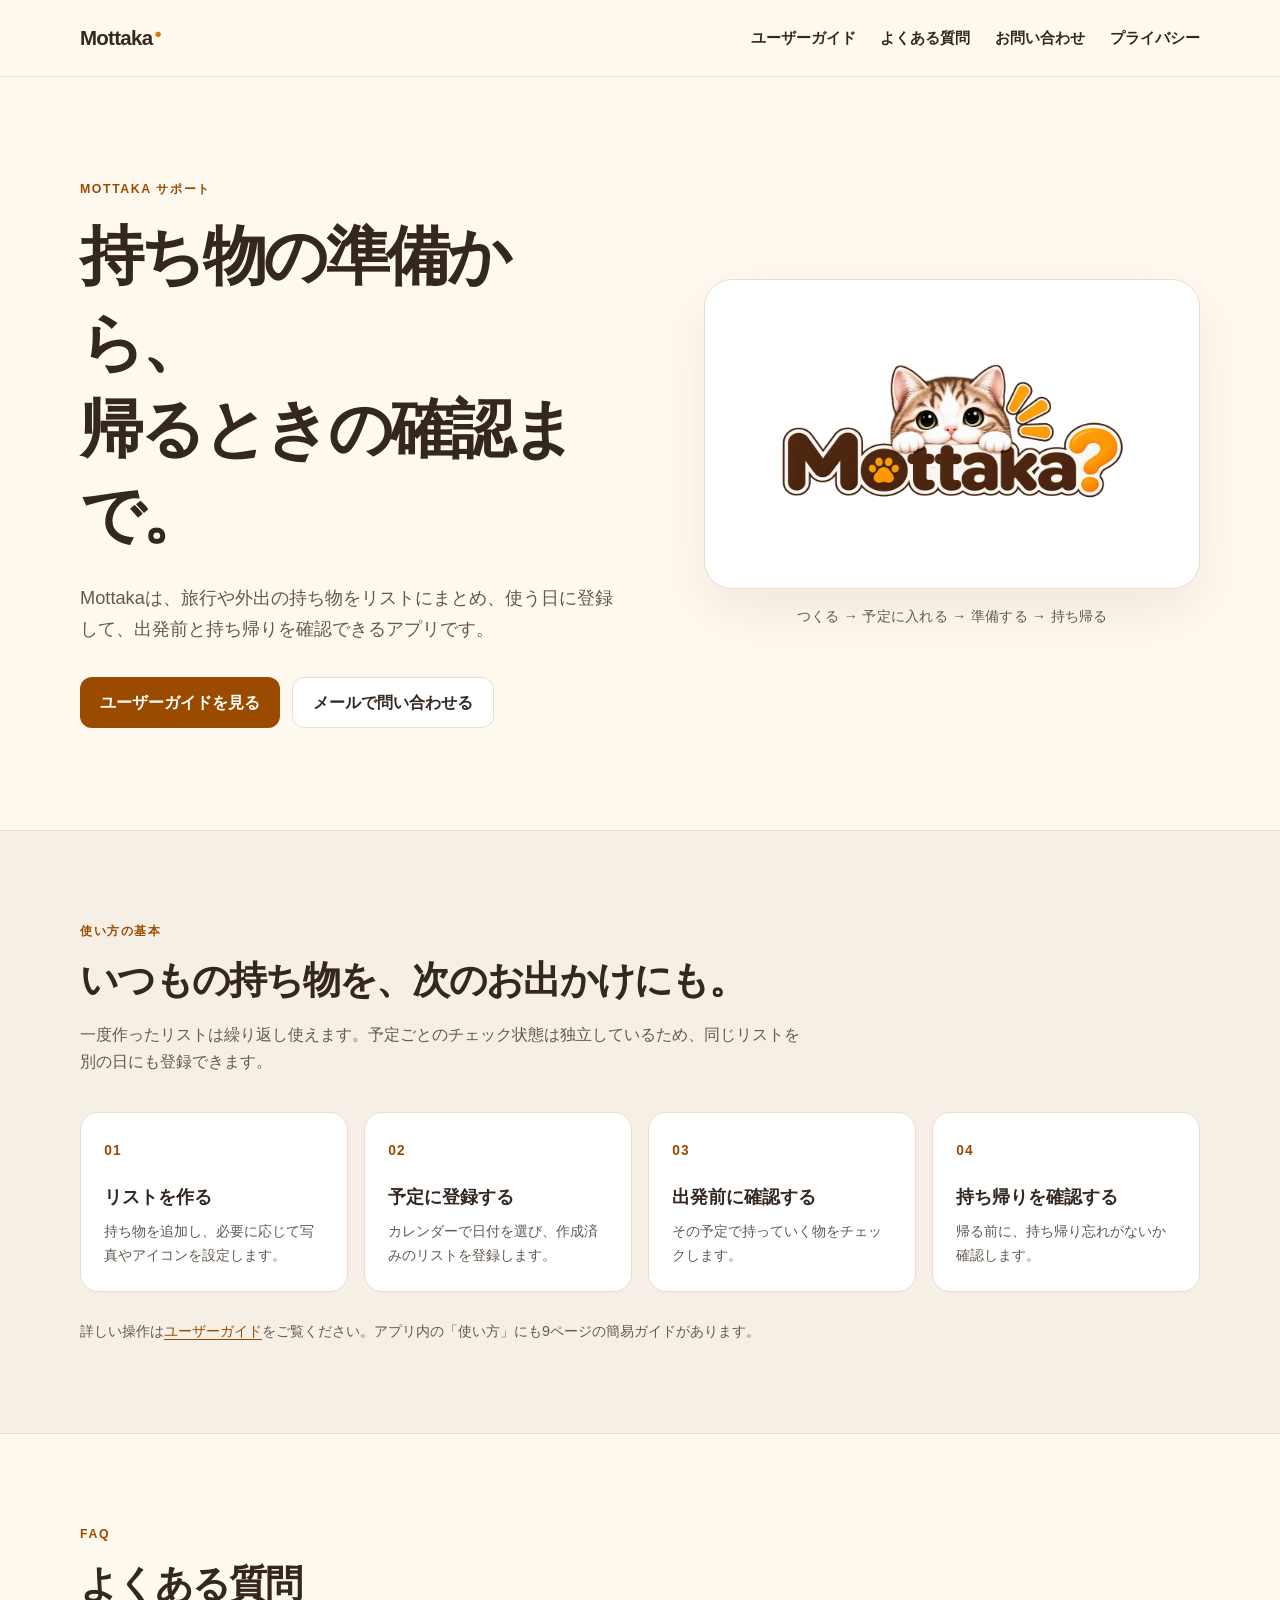
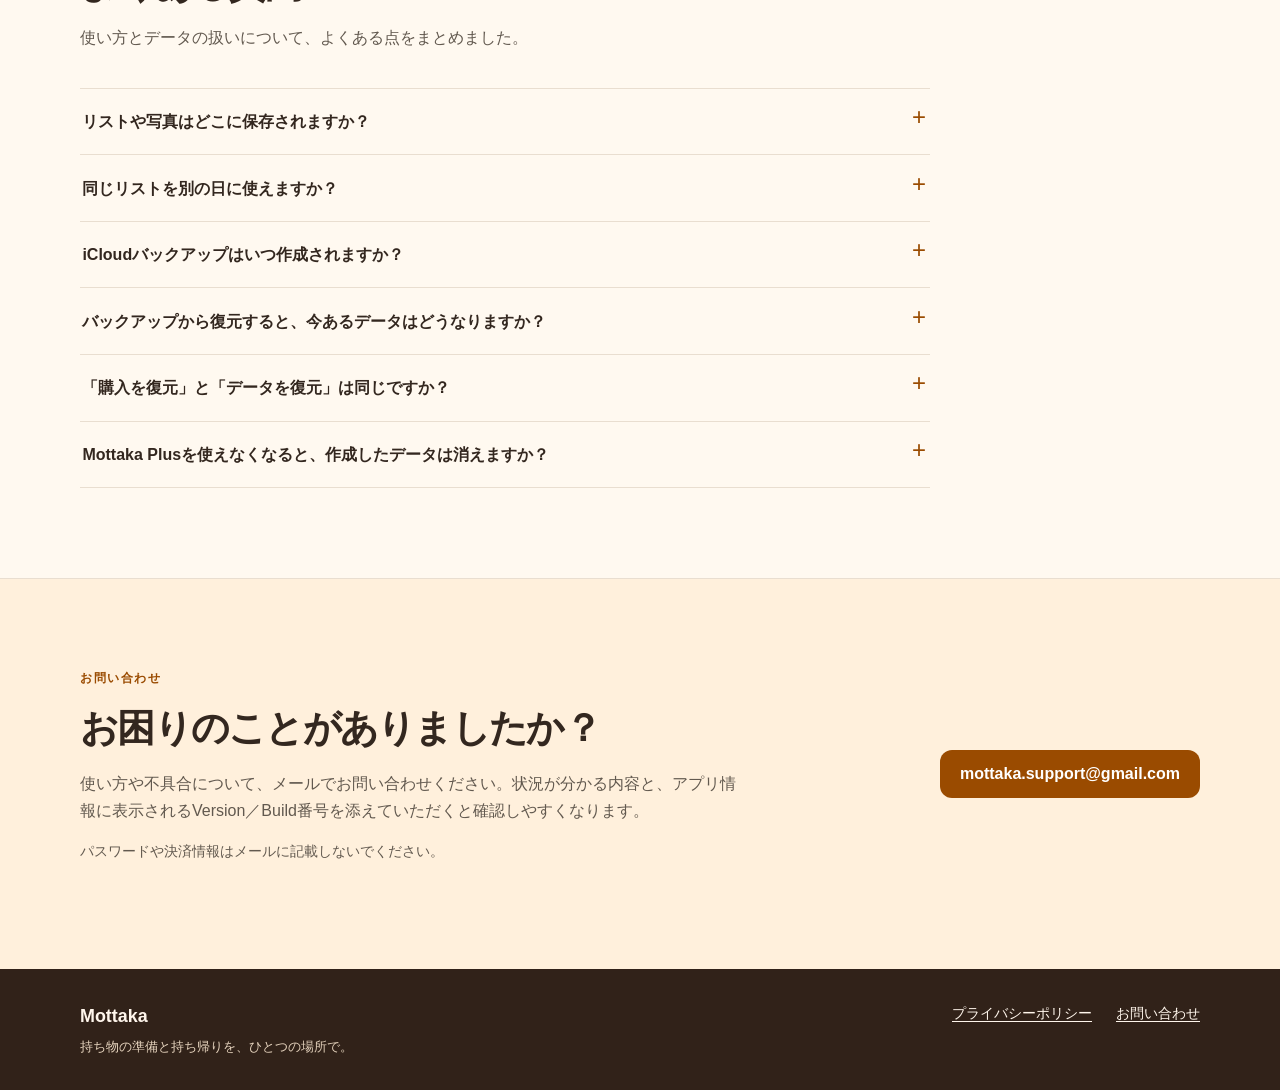
<file: index.html>
<!doctype html>
<html lang="ja">
<head>
  <meta charset="utf-8">
  <meta name="viewport" content="width=device-width, initial-scale=1">
  <meta name="description" content="Mottakaの使い方、よくある質問、お問い合わせ先をご案内します。">
  <meta name="theme-color" content="#fff9f0">
  <title>サポート | Mottaka</title>
  <link rel="stylesheet" href="style.css">
</head>
<body>
  <a class="skip-link" href="#main">本文へ移動</a>
  <header class="site-header">
    <div class="shell header-inner">
      <a class="brand" href="index.html" aria-label="Mottaka サポートのトップへ">Mottaka<span class="brand-paw" aria-hidden="true">●</span></a>
      <nav class="site-nav" aria-label="メインナビゲーション">
        <a href="guide.html">ユーザーガイド</a>
        <a href="#faq">よくある質問</a>
        <a href="#contact">お問い合わせ</a>
        <a href="privacy.html">プライバシー</a>
      </nav>
    </div>
  </header>

  <main id="main">
    <section class="hero shell" aria-labelledby="hero-title">
      <div class="hero-copy">
        <p class="eyebrow">Mottaka サポート</p>
        <h1 id="hero-title">持ち物の準備から、<br>帰るときの確認まで。</h1>
        <p class="hero-lead">Mottakaは、旅行や外出の持ち物をリストにまとめ、使う日に登録して、出発前と持ち帰りを確認できるアプリです。</p>
        <div class="hero-actions">
          <a class="button button-primary" href="guide.html">ユーザーガイドを見る</a>
          <a class="button button-secondary" href="mailto:mottaka.support@gmail.com">メールで問い合わせる</a>
        </div>
      </div>
      <div class="hero-art">
        <div class="logo-panel">
          <img src="assets/mottaka-logo.png" alt="猫が顔をのぞかせるMottakaのロゴ" width="2172" height="724">
        </div>
        <p>つくる → 予定に入れる → 準備する → 持ち帰る</p>
      </div>
    </section>

    <section class="section section-soft" aria-labelledby="flow-title">
      <div class="shell">
        <div class="section-heading">
          <p class="eyebrow">使い方の基本</p>
          <h2 id="flow-title">いつもの持ち物を、次のお出かけにも。</h2>
          <p>一度作ったリストは繰り返し使えます。予定ごとのチェック状態は独立しているため、同じリストを別の日にも登録できます。</p>
        </div>
        <ol class="steps">
          <li><span class="step-number">01</span><h3>リストを作る</h3><p>持ち物を追加し、必要に応じて写真やアイコンを設定します。</p></li>
          <li><span class="step-number">02</span><h3>予定に登録する</h3><p>カレンダーで日付を選び、作成済みのリストを登録します。</p></li>
          <li><span class="step-number">03</span><h3>出発前に確認する</h3><p>その予定で持っていく物をチェックします。</p></li>
          <li><span class="step-number">04</span><h3>持ち帰りを確認する</h3><p>帰る前に、持ち帰り忘れがないか確認します。</p></li>
        </ol>
        <p class="in-app-note">詳しい操作は<a href="guide.html">ユーザーガイド</a>をご覧ください。アプリ内の「使い方」にも9ページの簡易ガイドがあります。</p>
      </div>
    </section>

    <section class="section shell" id="faq" aria-labelledby="faq-title">
      <div class="section-heading">
        <p class="eyebrow">FAQ</p>
        <h2 id="faq-title">よくある質問</h2>
        <p>使い方とデータの扱いについて、よくある点をまとめました。</p>
      </div>
      <div class="faq-list">
        <details>
          <summary>リストや写真はどこに保存されますか？</summary>
          <p>通常のアプリデータは端末内に保存されます。写真や壁紙として取り込んだ画像も、アプリが管理する端末内の領域に保存されます。iCloudへのバックアップは、Mottaka Plusの別機能です。</p>
        </details>
        <details>
          <summary>同じリストを別の日に使えますか？</summary>
          <p>はい。作成済みのリストを複数の予定に登録できます。出発前・持ち帰りのチェック状態は予定ごとに管理されます。</p>
        </details>
        <details>
          <summary>iCloudバックアップはいつ作成されますか？</summary>
          <p>Mottaka Plusで手動バックアップを作成できます。自動バックアップの初期値はOFFです。複数端末では主に使用する1台だけで有効にしてください。データに変更があり、この端末での前回のバックアップ作成から24時間以上経過していれば、確認待ちなどの安全条件を確認した次の実行機会に作成されます。毎日決まった時刻に実行されるものではありません。</p>
        </details>
        <details>
          <summary>バックアップから復元すると、今あるデータはどうなりますか？</summary>
          <p>復元はデータの追加ではなく、選択したバックアップの内容への置き換えです。アプリは復元開始前に現在のデータを端末内へ退避します。復元するバックアップの日時と内容を確認してから操作してください。</p>
        </details>
        <details>
          <summary>「購入を復元」と「データを復元」は同じですか？</summary>
          <p>別の操作です。「購入を復元」はMottaka Plusの購入情報をApp Store経由で確認します。データの復元は、iCloud Driveに保存されたバックアップから行います。</p>
        </details>
        <details>
          <summary>Mottaka Plusを使えなくなると、作成したデータは消えますか？</summary>
          <p>いいえ。既存のリスト・予定・フォルダなどは保持されます。Freeではフォルダ管理、外観の変更、iCloudバックアップ・復元などの操作が制限されます。</p>
        </details>
      </div>
    </section>

    <section class="section contact-section" id="contact" aria-labelledby="contact-title">
      <div class="shell contact-card">
        <div>
          <p class="eyebrow">お問い合わせ</p>
          <h2 id="contact-title">お困りのことがありましたか？</h2>
          <p>使い方や不具合について、メールでお問い合わせください。状況が分かる内容と、アプリ情報に表示されるVersion／Build番号を添えていただくと確認しやすくなります。</p>
          <p class="contact-caution">パスワードや決済情報はメールに記載しないでください。</p>
        </div>
        <a class="button button-primary contact-button" href="mailto:mottaka.support@gmail.com">mottaka.support@gmail.com</a>
      </div>
    </section>
  </main>

  <footer class="site-footer">
    <div class="shell footer-inner">
      <p><strong>Mottaka</strong><span>持ち物の準備と持ち帰りを、ひとつの場所で。</span></p>
      <nav aria-label="フッターナビゲーション"><a href="privacy.html">プライバシーポリシー</a><a href="mailto:mottaka.support@gmail.com">お問い合わせ</a></nav>
    </div>
  </footer>
</body>
</html>
</file>
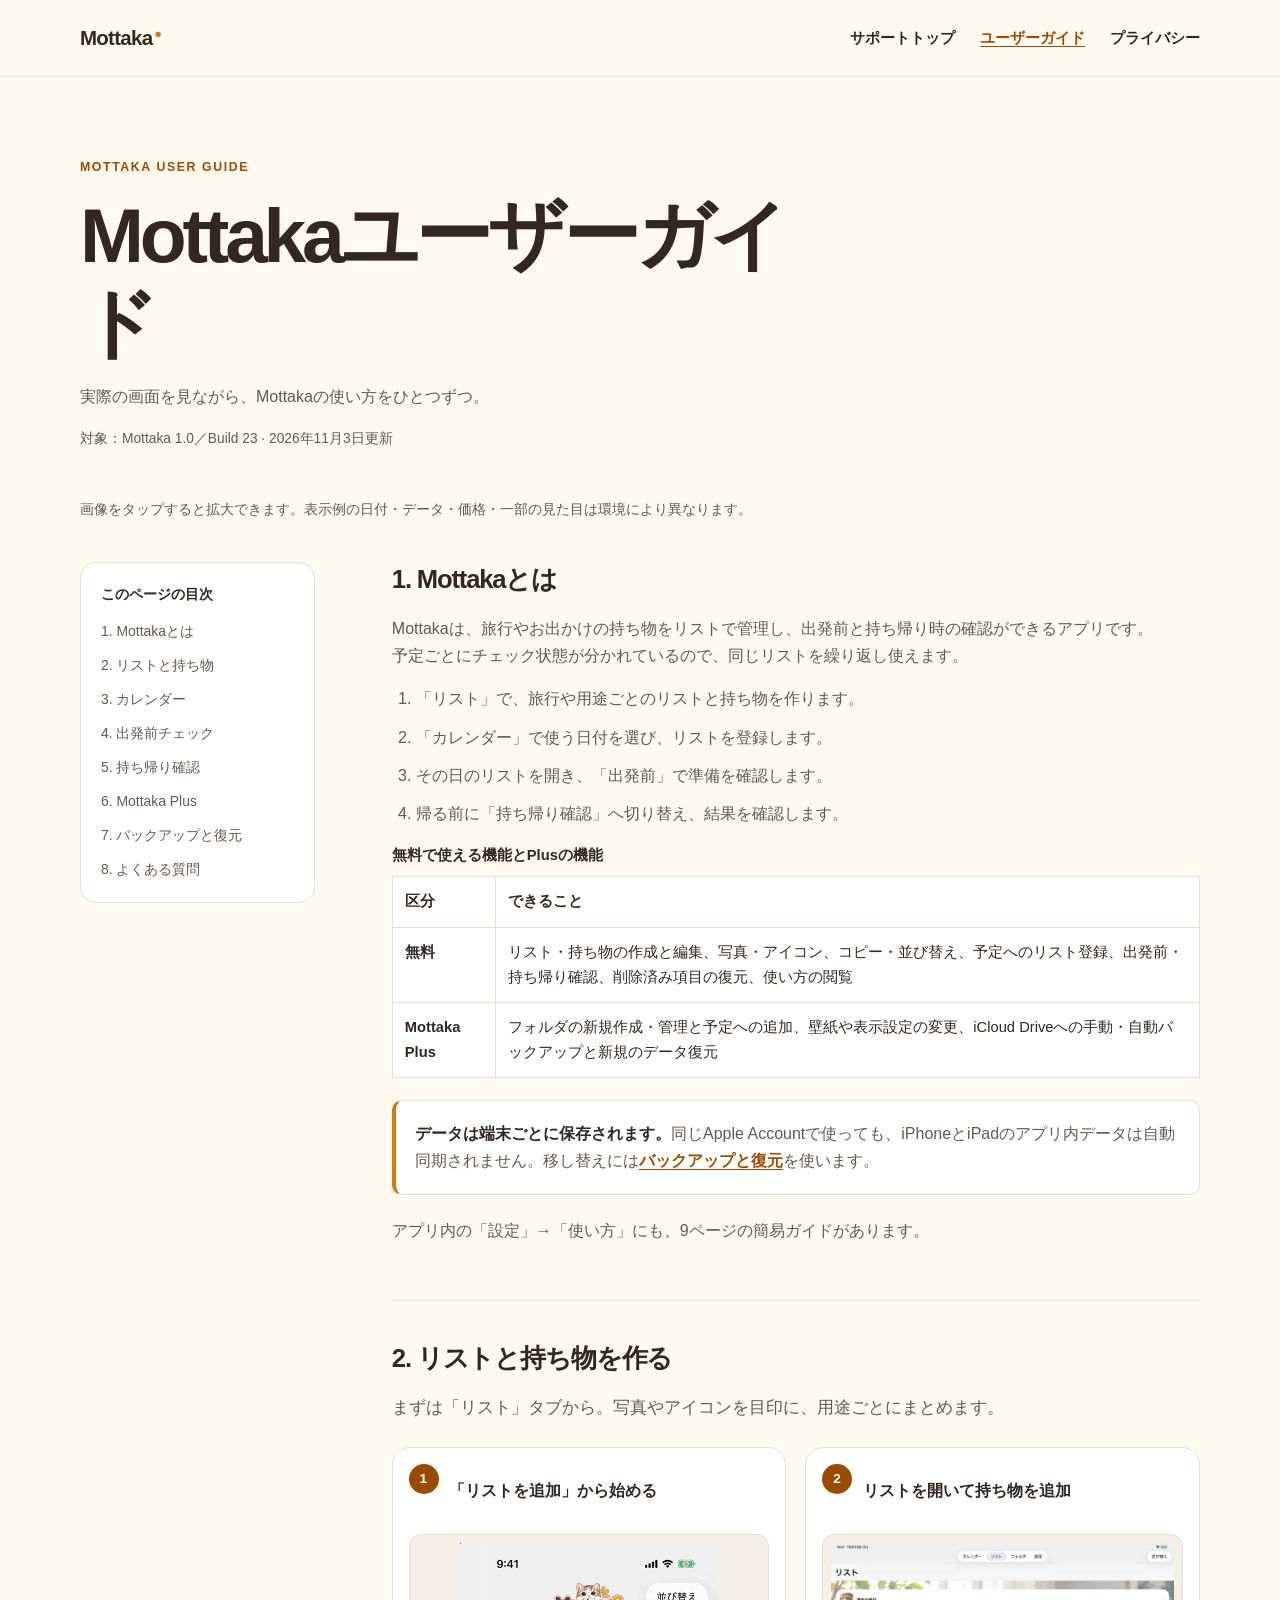
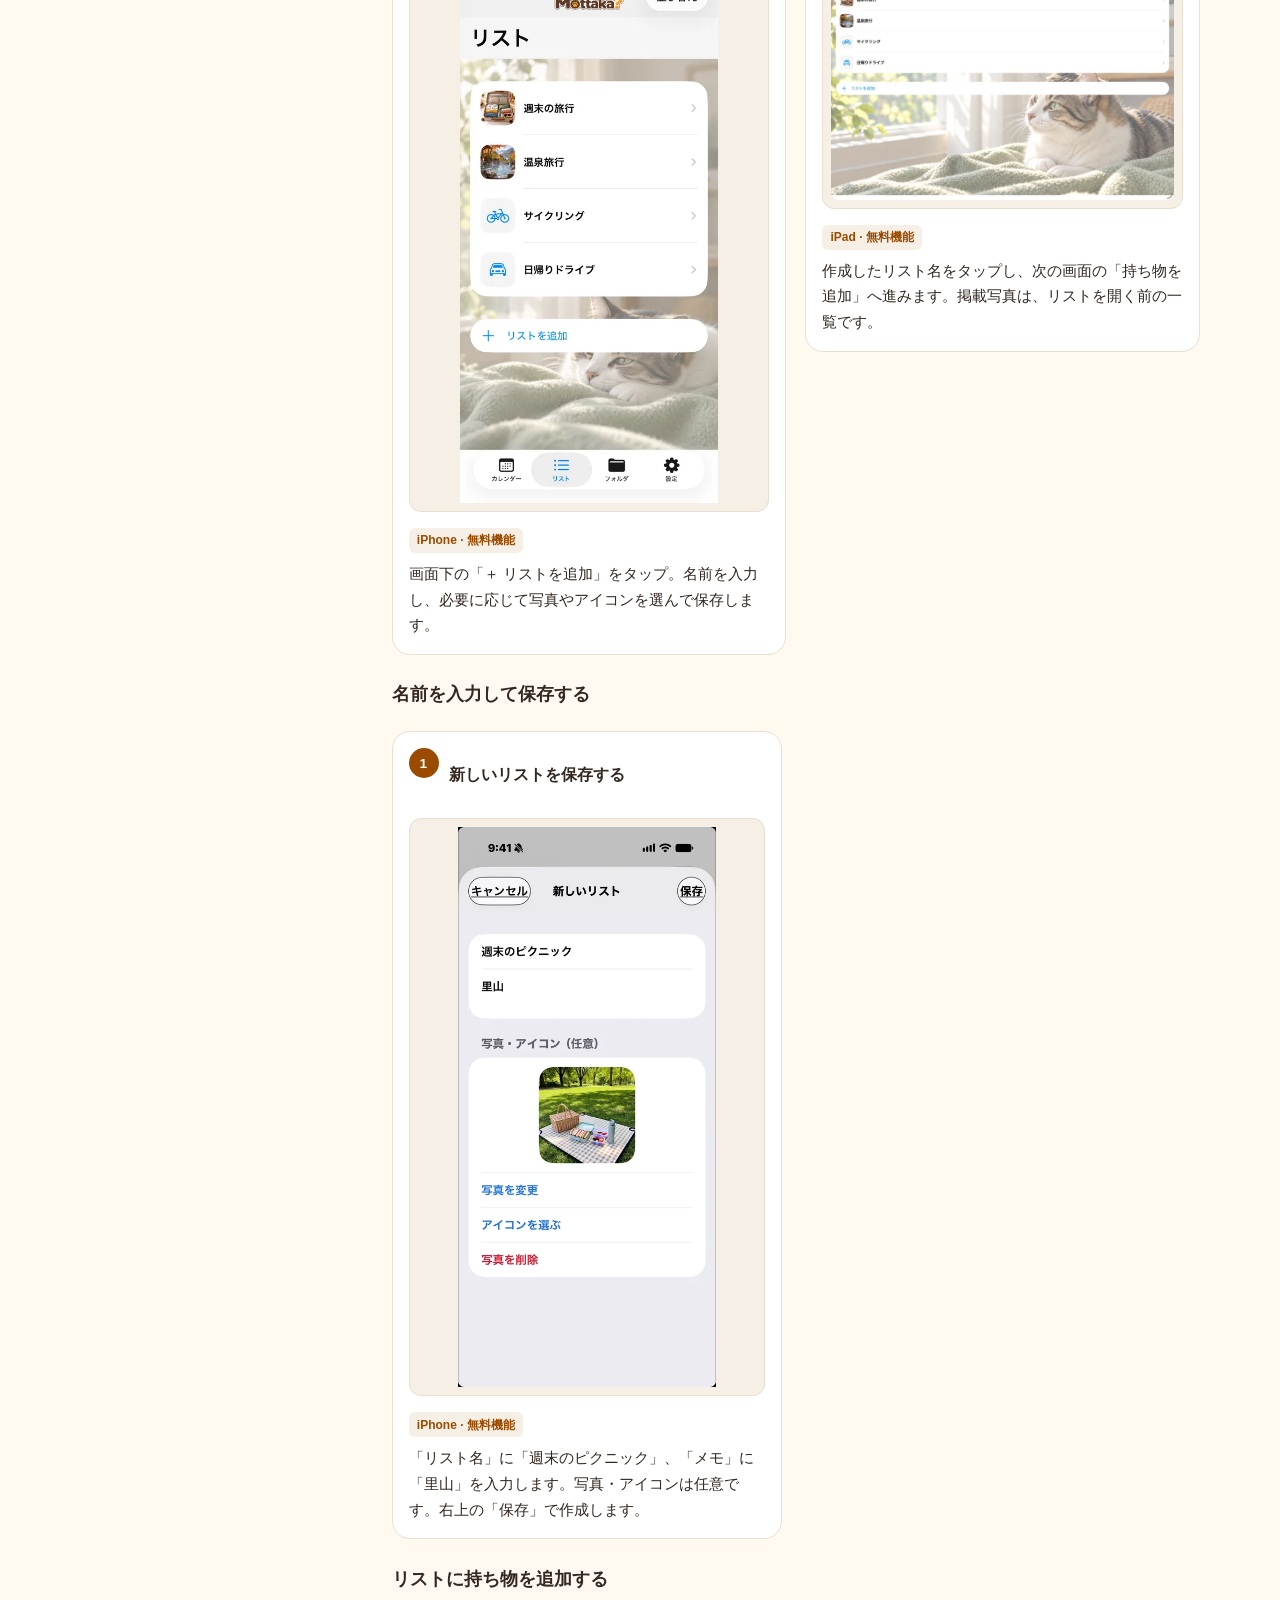
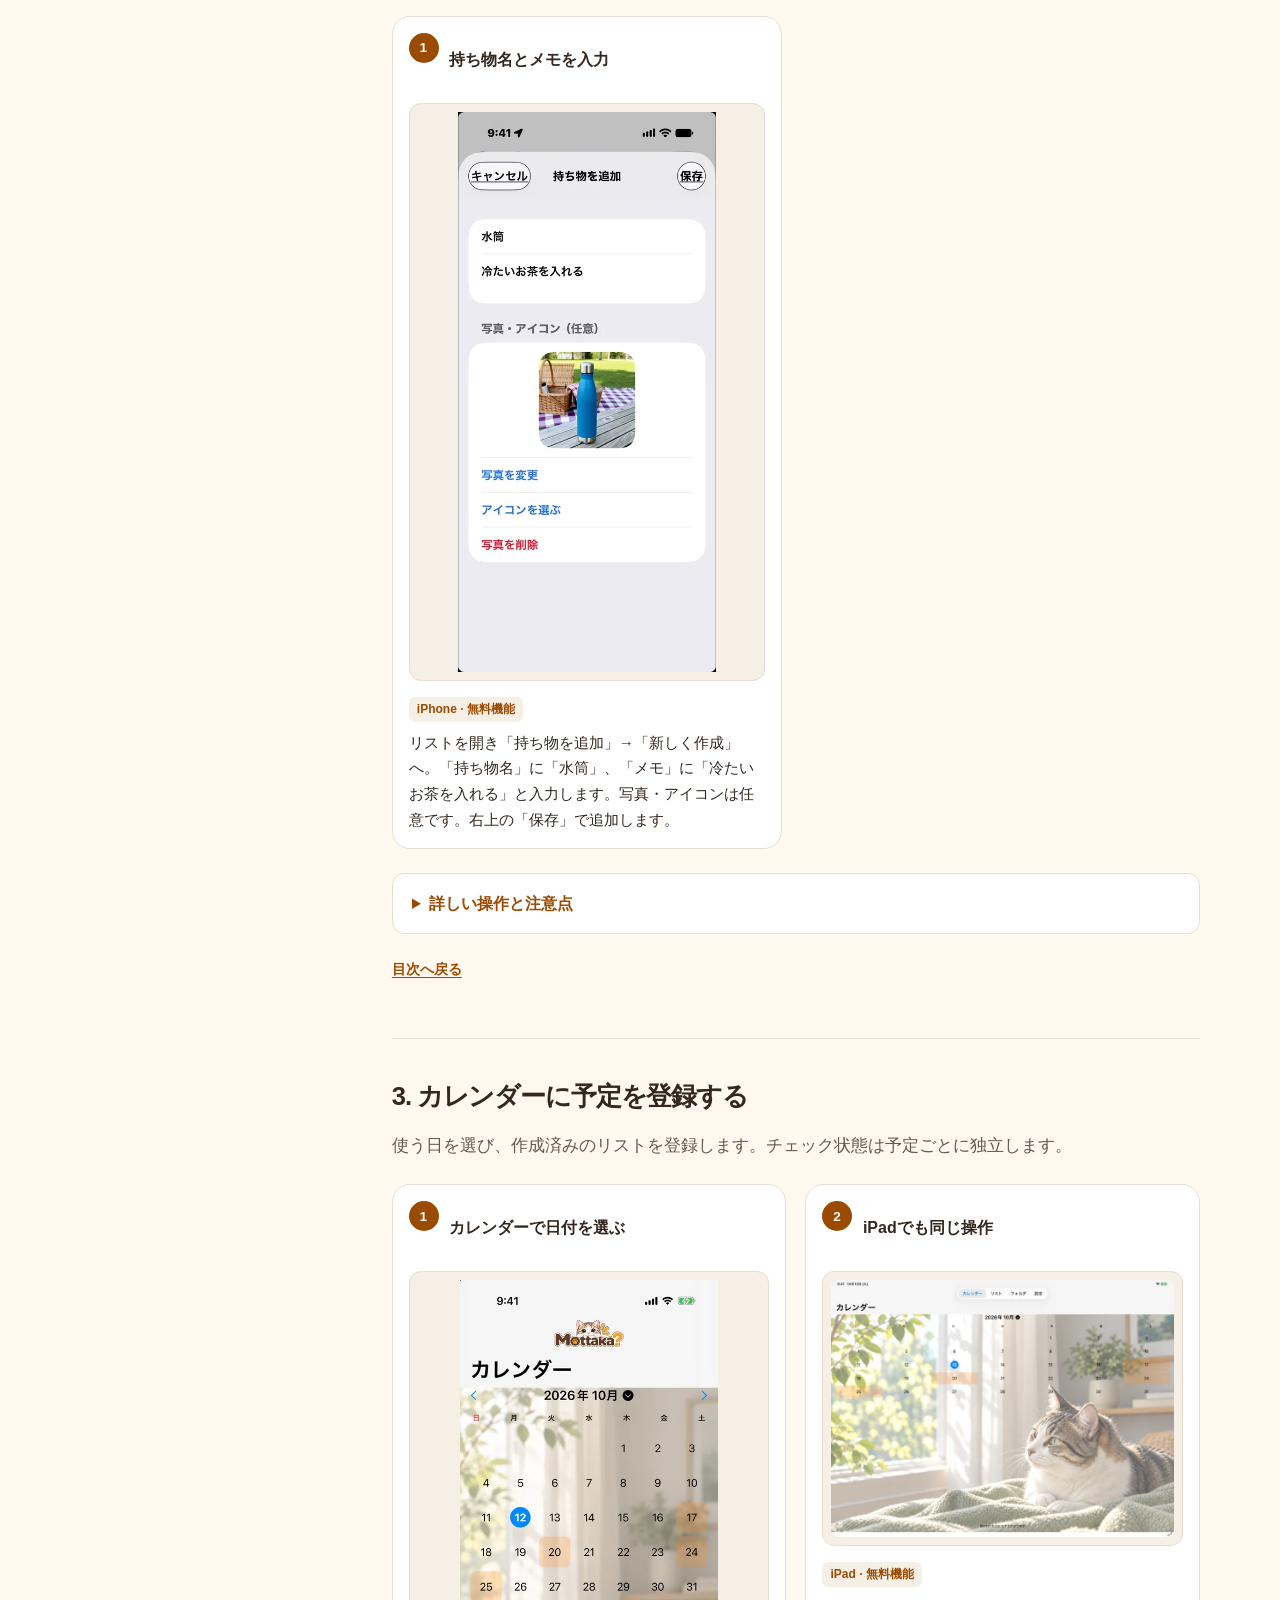
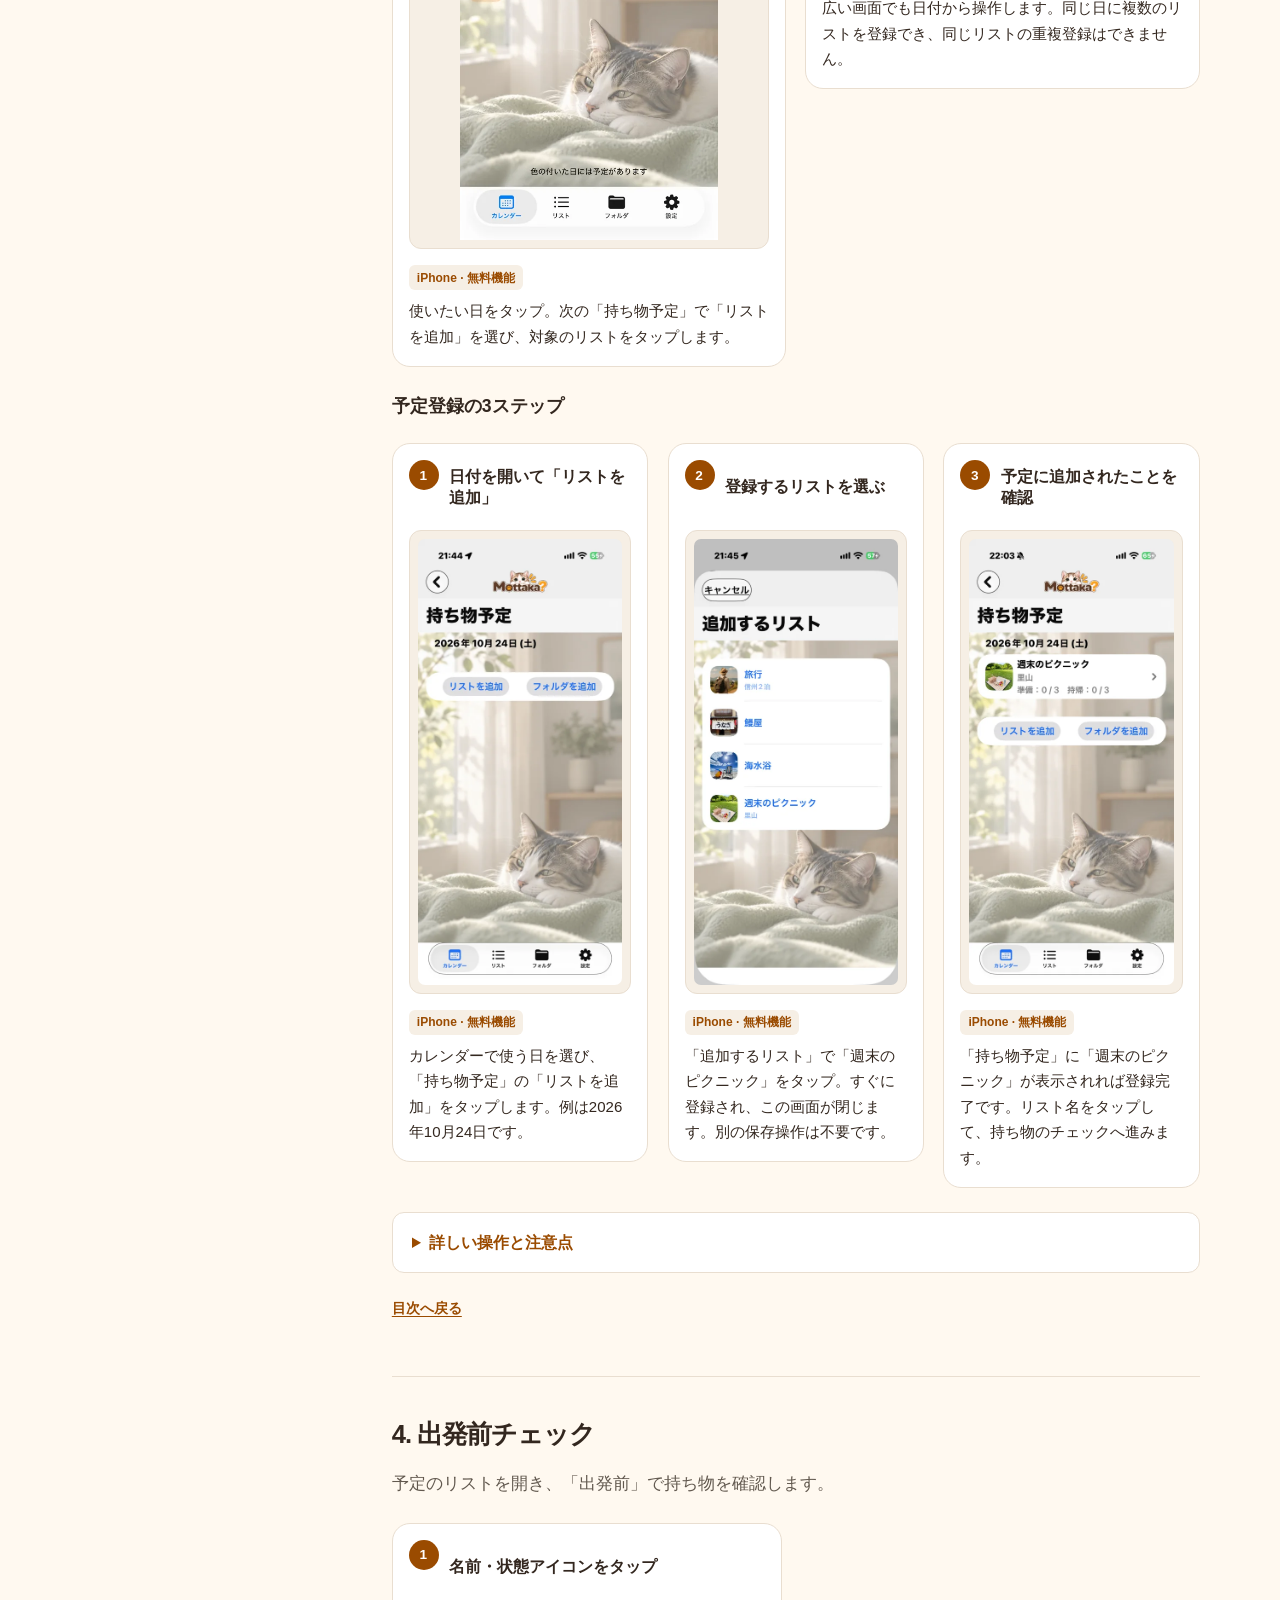
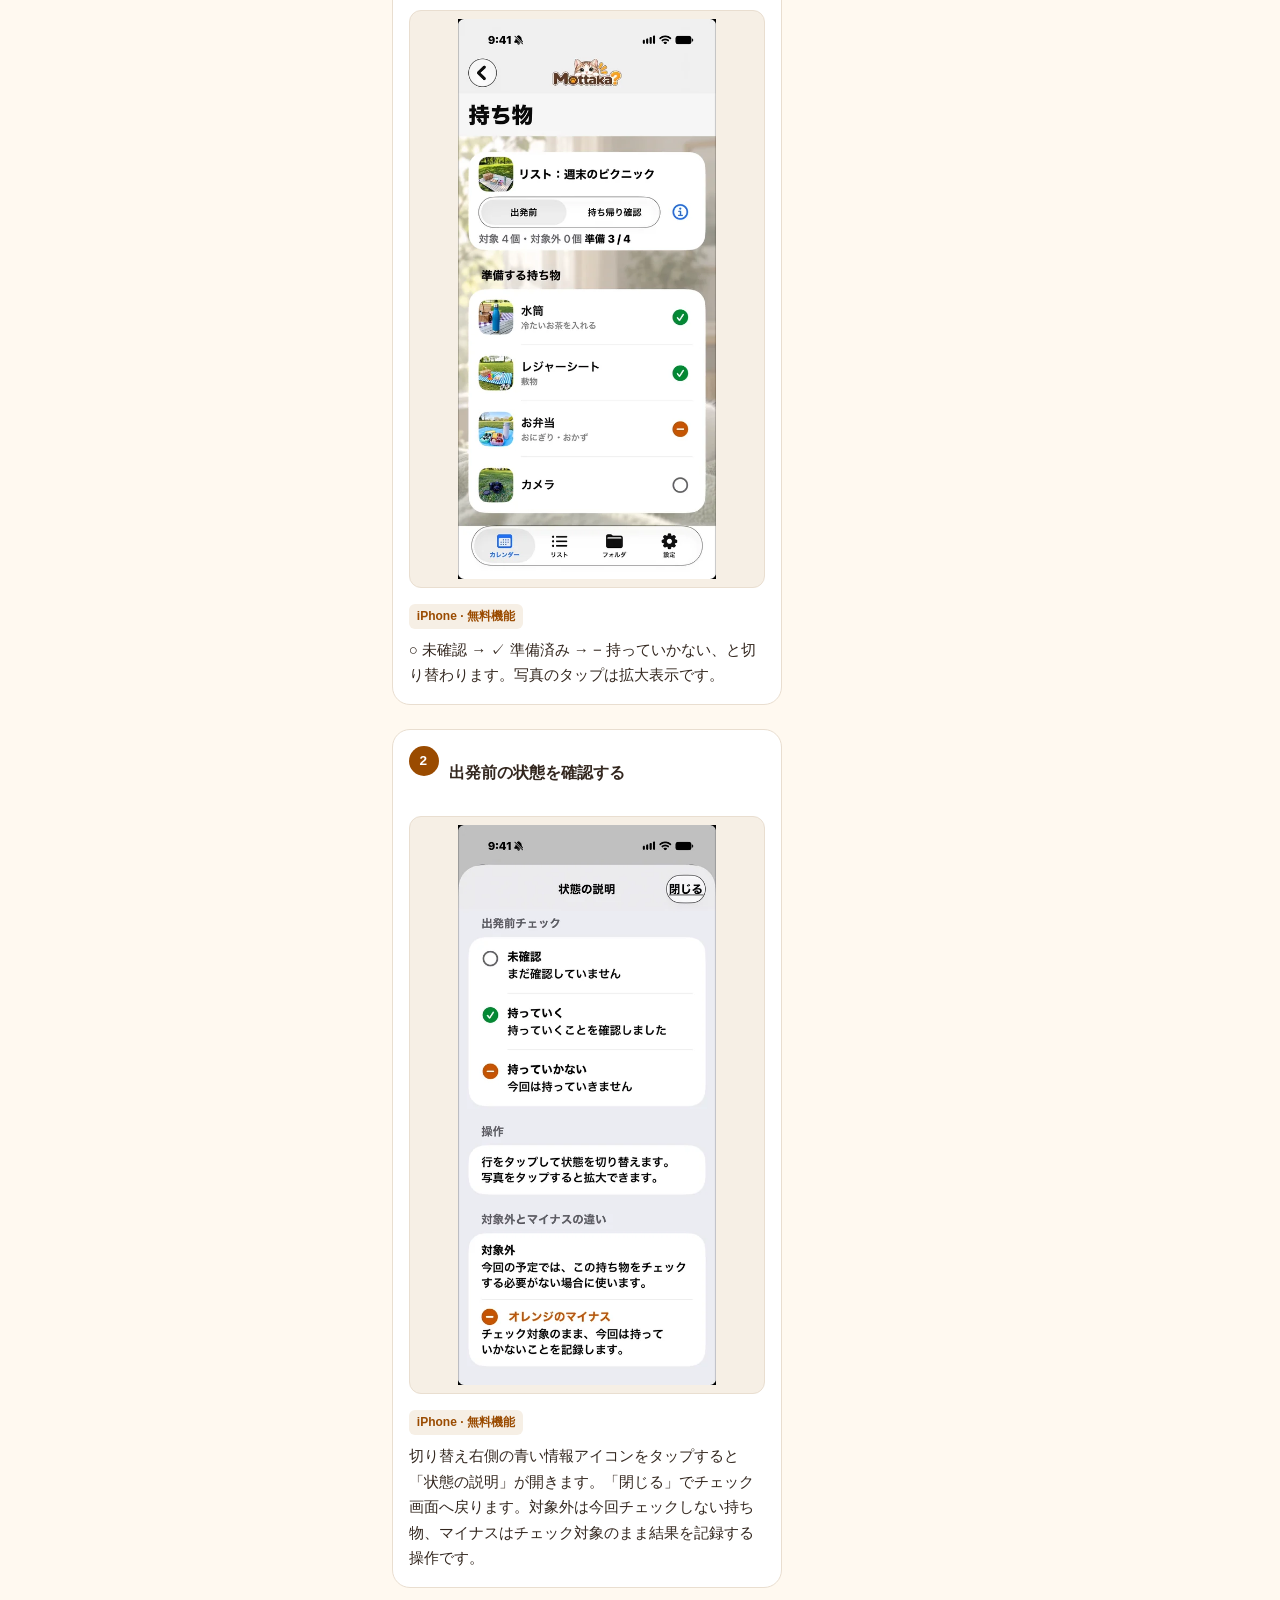
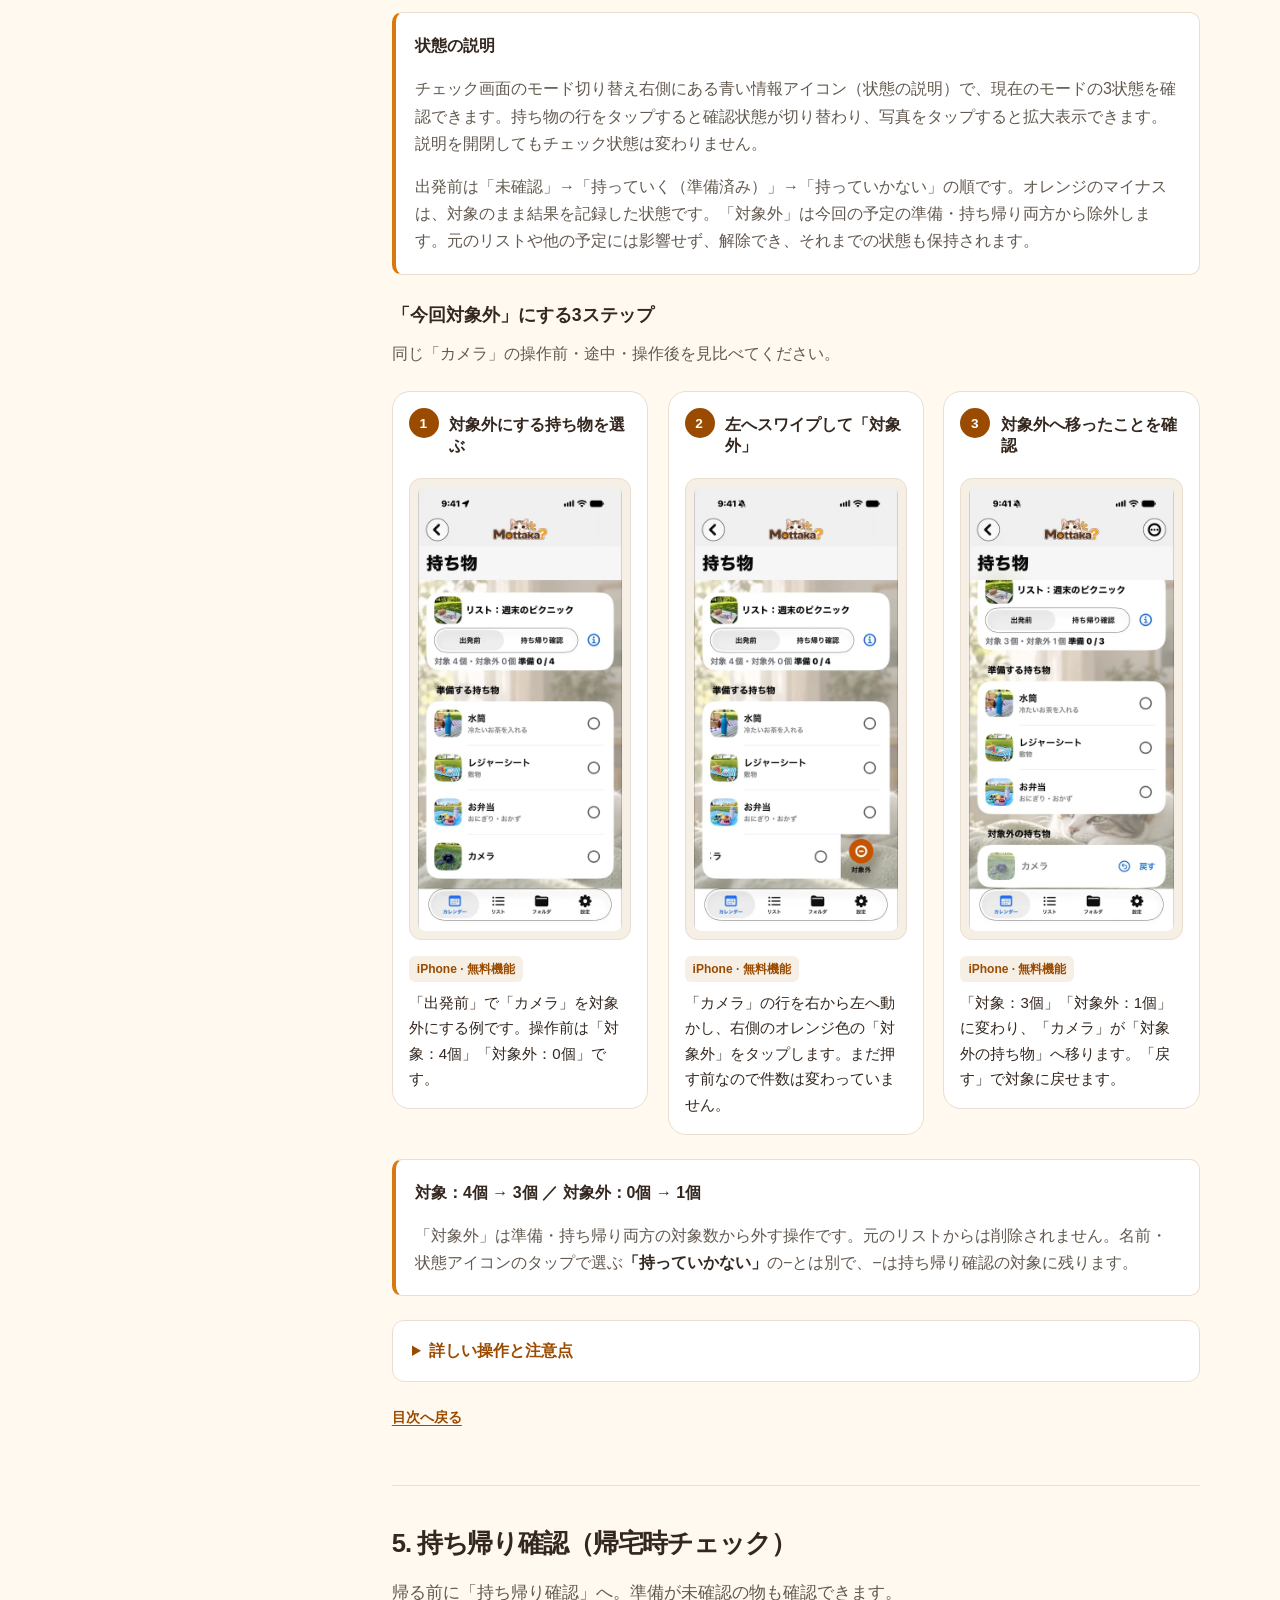
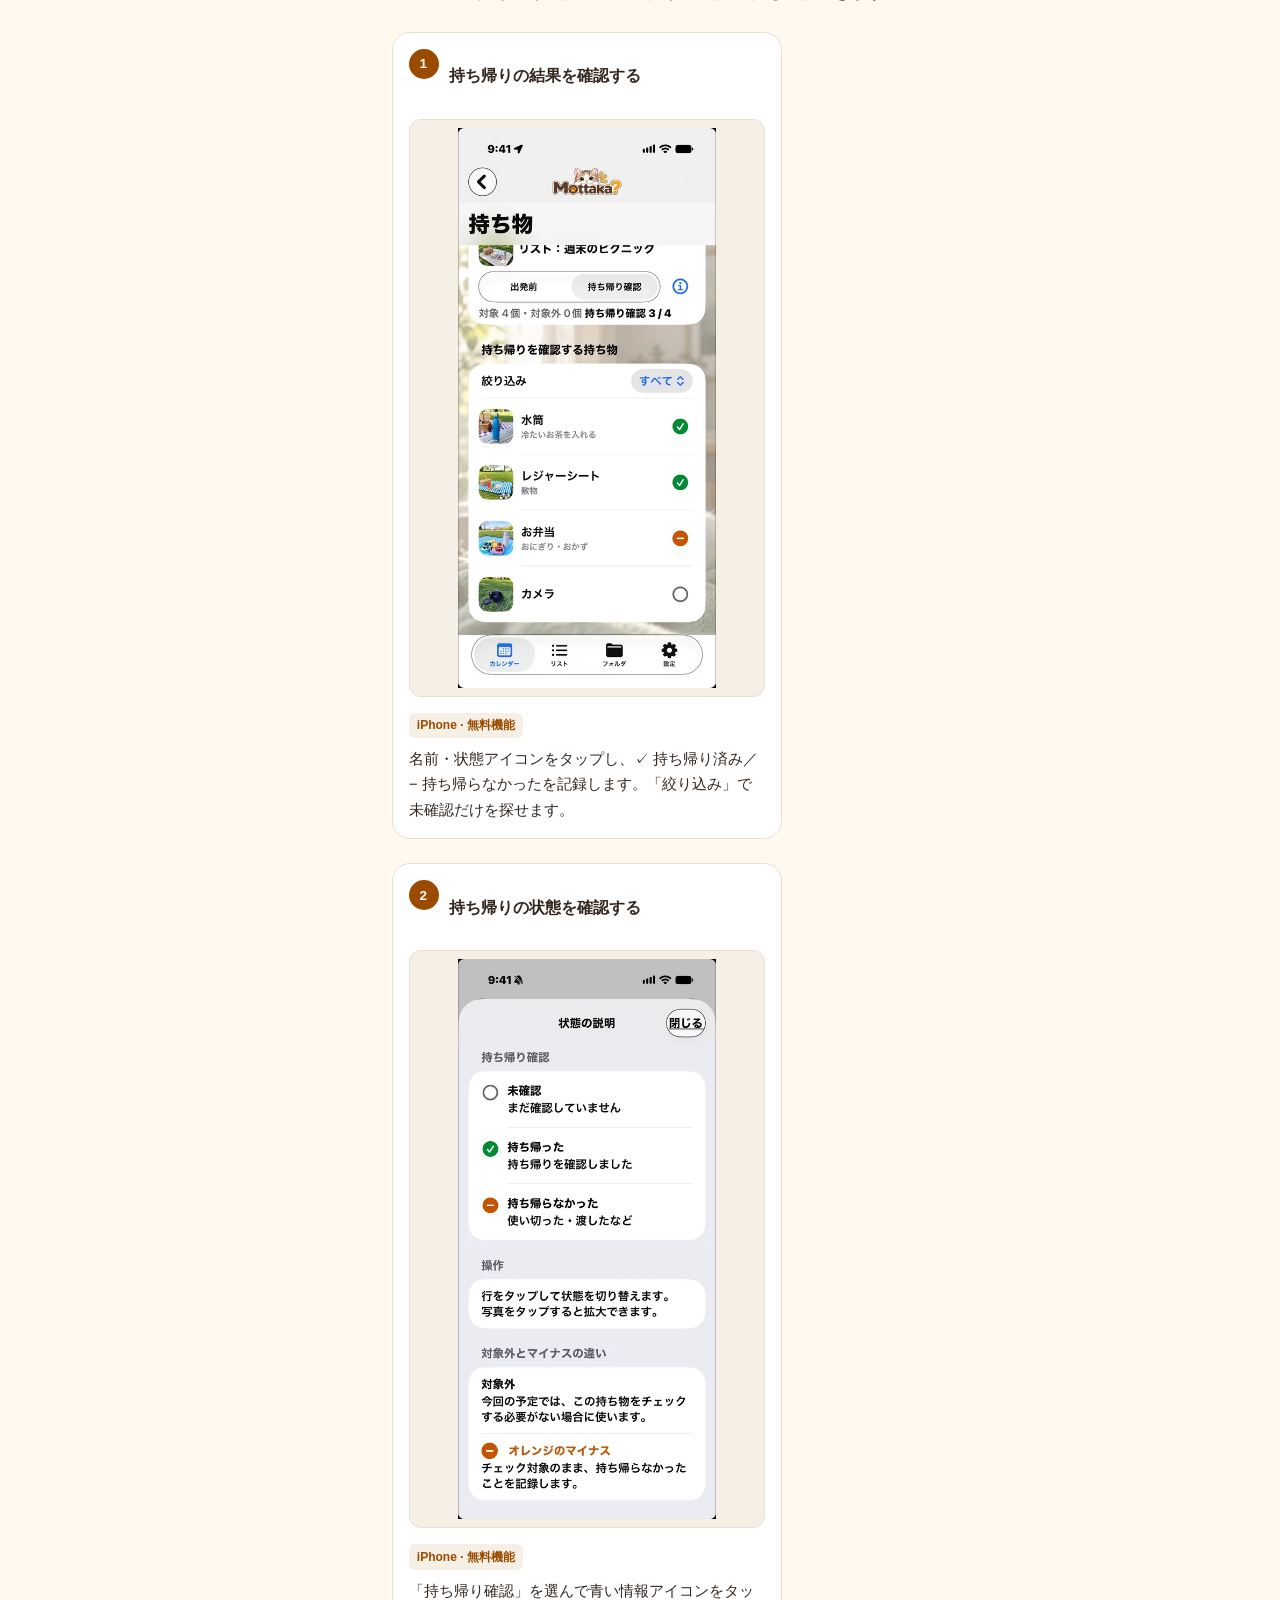
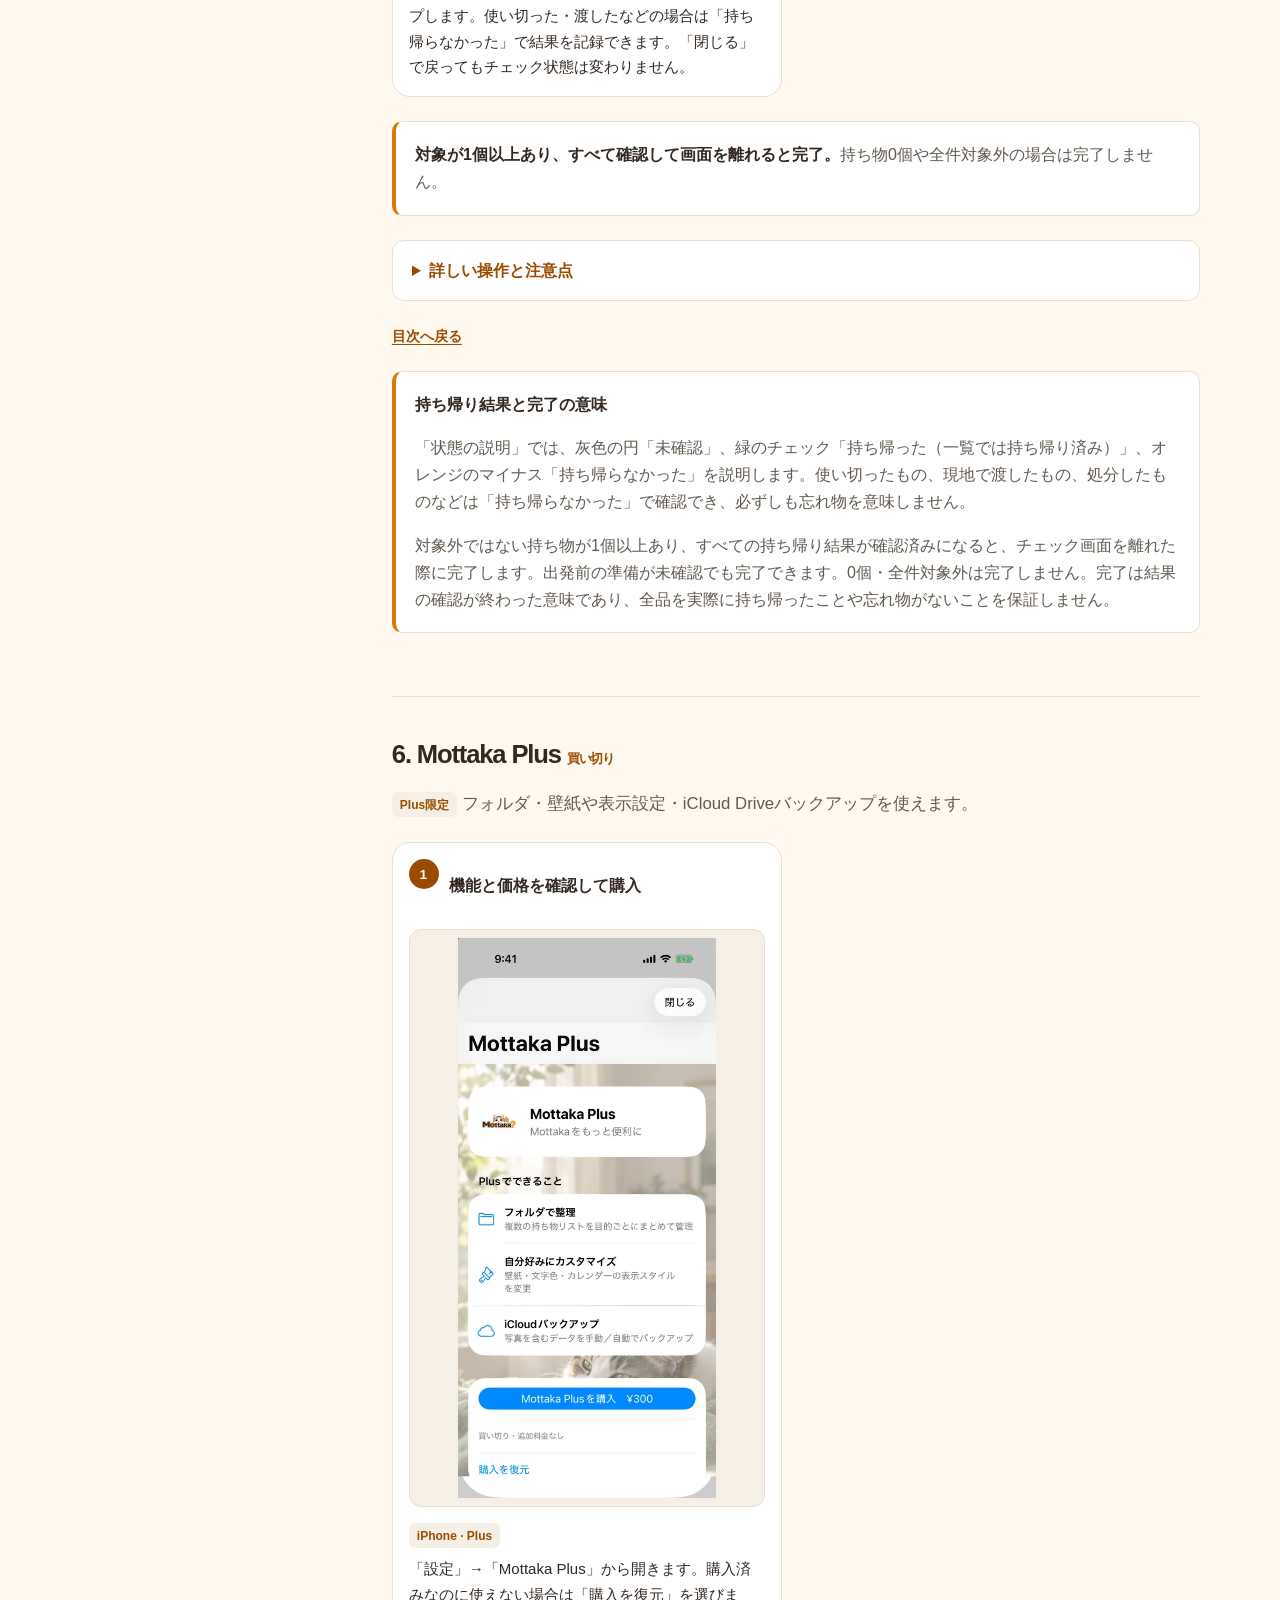
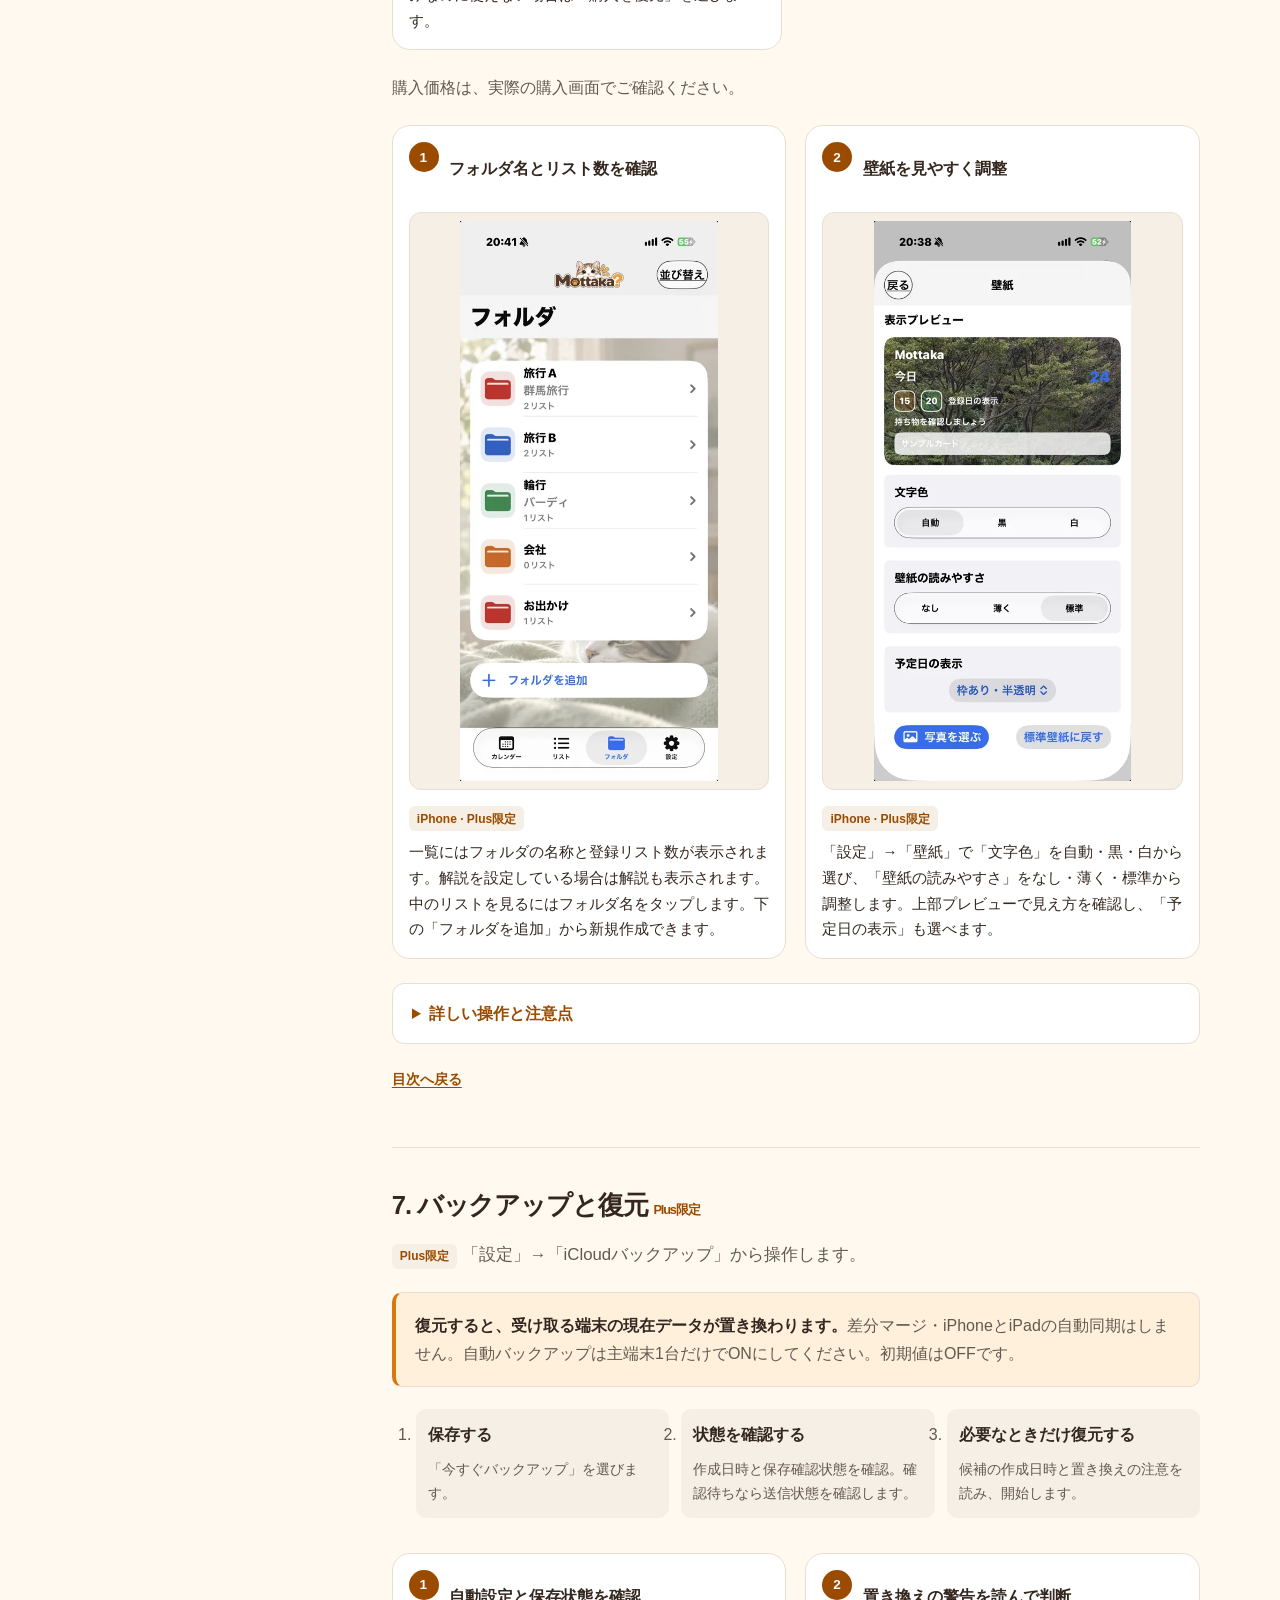
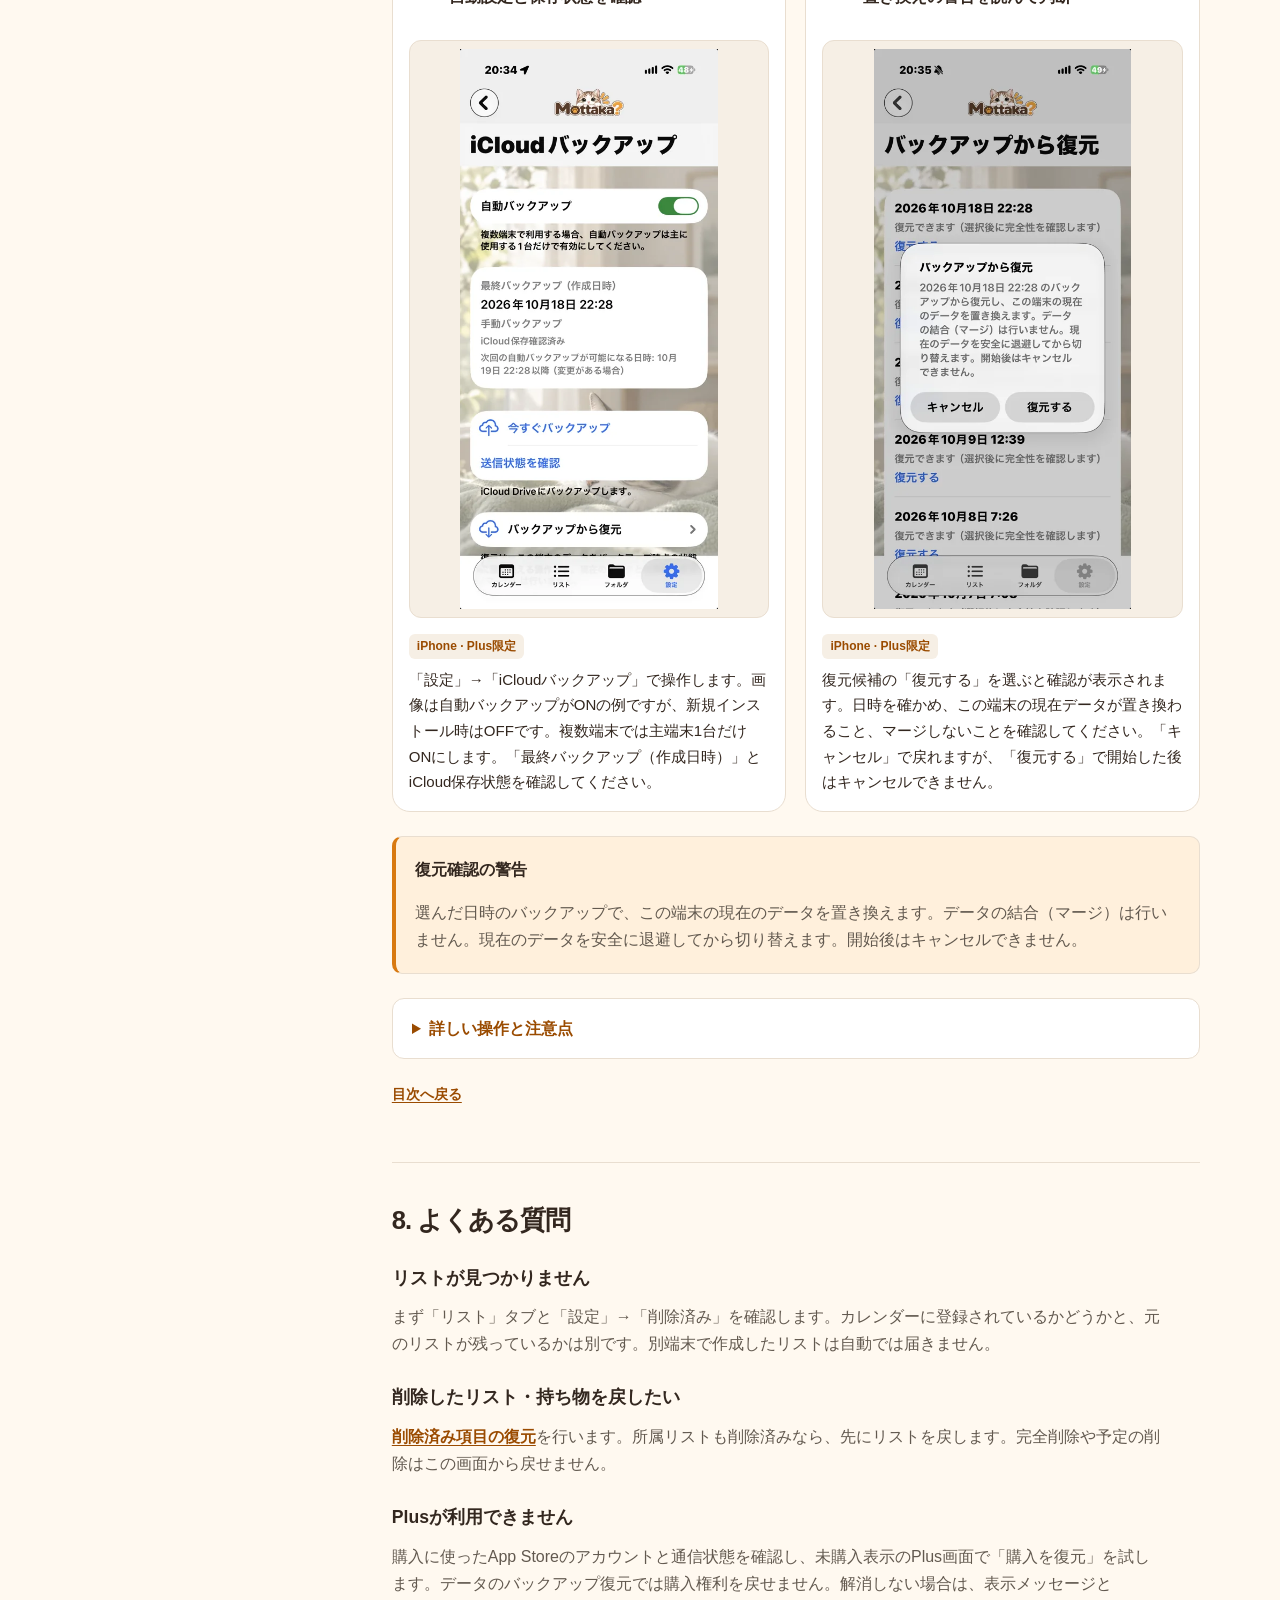
<file: guide.html>
<!doctype html>
<html lang="ja">
<head>
  <meta charset="utf-8">
  <meta name="viewport" content="width=device-width, initial-scale=1">
  <meta name="description" content="Mottaka 1.0のユーザーガイド。リスト作成、予定、出発前・持ち帰り確認、Mottaka Plus、iCloudバックアップと復元の操作を説明します。">
  <meta name="theme-color" content="#fff9f0">
  <title>Mottakaユーザーガイド</title>
  <link rel="stylesheet" href="style.css">
  <link rel="stylesheet" href="guide-visual.css">
  <script src="guide-visual.js" defer></script>
  <style>
    .guide h3 { margin: 1.8rem 0 .8rem; }
    .guide ol, .guide ul { padding-left: 1.5rem; color: var(--muted); }
    .guide li { margin-bottom: .7rem; }
    .guide strong { color: var(--ink); }
    .guide .callout { margin: 1.4rem 0; padding: 1.2rem; background: var(--white); border: 1px solid var(--line); border-left: 4px solid var(--orange); border-radius: 10px; }
    .guide .callout p:last-child { margin-bottom: 0; }
    .guide .warning { background: #fff0dc; }
    .guide .badge { font-size: .8rem; color: var(--orange-dark); white-space: nowrap; }
    .guide .table-scroll { overflow-x: auto; margin: 1rem 0; }
    .guide table { width: 100%; border-collapse: collapse; background: var(--white); font-size: .92rem; }
    .guide caption { text-align: left; font-weight: 750; margin-bottom: .5rem; }
    .guide th, .guide td { border: 1px solid var(--line); padding: .75rem; text-align: left; vertical-align: top; }
    .guide th { color: var(--ink); }
    .guide .back-to-toc { font-size: .86rem; }
    .guide figure { margin: 1.5rem 0; }
    .guide figcaption { margin-top: .5rem; color: var(--muted); font-size: .86rem; }
    .guide figure[hidden] { display: none; }
    @media print { .site-header, .site-footer, .policy-toc, .back-to-toc { display: none; } .policy-layout { display: block; } .policy-section { break-inside: auto; } }
  </style>
</head>
<body>
  <a class="skip-link" href="#main">本文へ移動</a>
  <header class="site-header">
    <div class="shell header-inner">
      <a class="brand" href="index.html" aria-label="Mottaka サポートのトップへ">Mottaka<span class="brand-paw" aria-hidden="true">●</span></a>
      <nav class="site-nav" aria-label="メインナビゲーション">
        <a href="index.html">サポートトップ</a><a href="guide.html" aria-current="page">ユーザーガイド</a><a href="privacy.html">プライバシー</a>
      </nav>
    </div>
  </header>
  <main id="main" class="policy-page shell guide">
    <div class="policy-intro">
      <p class="eyebrow">Mottaka USER GUIDE</p>
      <h1>Mottakaユーザーガイド</h1>
      <p>実際の画面を見ながら、Mottakaの使い方をひとつずつ。</p>
      <p class="policy-date">対象：Mottaka 1.0／Build 23 · 2026年11月3日更新</p>
    </div>
    <p class="image-note">画像をタップすると拡大できます。表示例の日付・データ・価格・一部の見た目は環境により異なります。</p>
    <div class="policy-layout">
      <nav class="policy-toc" id="toc" aria-label="ユーザーガイドの目次">
        <p>このページの目次</p>
        <a href="#overview">1. Mottakaとは</a><a href="#lists">2. リストと持ち物</a><a href="#calendar">3. カレンダー</a><a href="#departure">4. 出発前チェック</a><a href="#return">5. 持ち帰り確認</a><a href="#plus">6. Mottaka Plus</a><a href="#backup">7. バックアップと復元</a><a href="#faq">8. よくある質問</a>
      </nav>
      <div class="policy-content">
        <section class="policy-section" id="overview" aria-labelledby="overview-title">
          <h2 id="overview-title">1. Mottakaとは</h2>
          <p>Mottakaは、旅行やお出かけの持ち物をリストで管理し、出発前と持ち帰り時の確認ができるアプリです。予定ごとにチェック状態が分かれているので、同じリストを繰り返し使えます。</p>
          <ol><li>「リスト」で、旅行や用途ごとのリストと持ち物を作ります。</li><li>「カレンダー」で使う日付を選び、リストを登録します。</li><li>その日のリストを開き、「出発前」で準備を確認します。</li><li>帰る前に「持ち帰り確認」へ切り替え、結果を確認します。</li></ol>
          <div class="table-scroll"><table><caption>無料で使える機能とPlusの機能</caption><thead><tr><th scope="col">区分</th><th scope="col">できること</th></tr></thead><tbody><tr><th scope="row">無料</th><td>リスト・持ち物の作成と編集、写真・アイコン、コピー・並び替え、予定へのリスト登録、出発前・持ち帰り確認、削除済み項目の復元、使い方の閲覧</td></tr><tr><th scope="row">Mottaka Plus</th><td>フォルダの新規作成・管理と予定への追加、壁紙や表示設定の変更、iCloud Driveへの手動・自動バックアップと新規のデータ復元</td></tr></tbody></table></div>
          <div class="callout"><p><strong>データは端末ごとに保存されます。</strong>同じApple Accountで使っても、iPhoneとiPadのアプリ内データは自動同期されません。移し替えには<a href="#backup-sharing">バックアップと復元</a>を使います。</p></div>
          <p>アプリ内の「設定」→「使い方」にも、9ページの簡易ガイドがあります。</p>
        </section>
        <section class="policy-section" id="lists" aria-labelledby="lists-title">
          <h2 id="lists-title">2. リストと持ち物を作る</h2>
<p class="section-lead">まずは「リスト」タブから。写真やアイコンを目印に、用途ごとにまとめます。</p><div class="visual-steps"><figure class="visual-step"><div class="step-heading"><span class="step-number">1</span><h3>「リストを追加」から始める</h3></div><a class="guide-zoom" href="assets/guide/lists-phone.webp" aria-label="「リストを追加」から始めるの画面を拡大"><img src="assets/guide/lists-phone-small.webp" srcset="assets/guide/lists-phone-small.webp 480w, assets/guide/lists-phone.webp 1200w" sizes="(max-width: 640px) 85vw, (max-width: 1000px) 42vw, 320px" width="480" height="1044" loading="lazy" decoding="async" alt="iPhoneのリスト一覧。下部に「リストを追加」がある。"></a><figcaption><span class="screen-label">iPhone · 無料機能</span><p>画面下の「＋ リストを追加」をタップ。名前を入力し、必要に応じて写真やアイコンを選んで保存します。</p></figcaption></figure><figure class="visual-step"><div class="step-heading"><span class="step-number">2</span><h3>リストを開いて持ち物を追加</h3></div><a class="guide-zoom" href="assets/guide/lists-ipad.webp" aria-label="リストを開いて持ち物を追加の画面を拡大"><img src="assets/guide/lists-ipad-small.webp" srcset="assets/guide/lists-ipad-small.webp 800w, assets/guide/lists-ipad.webp 1800w" sizes="(max-width: 640px) 85vw, (max-width: 1000px) 42vw, 320px" width="800" height="600" loading="lazy" decoding="async" alt="iPad横向きのリスト一覧。各リスト名と下部の追加ボタンが表示されている。"></a><figcaption><span class="screen-label">iPad · 無料機能</span><p>作成したリスト名をタップし、次の画面の「持ち物を追加」へ進みます。掲載写真は、リストを開く前の一覧です。</p></figcaption></figure></div><h3 id="new-list-input">名前を入力して保存する</h3><div class="visual-steps single"><figure class="visual-step"><div class="step-heading"><span class="step-number">1</span><h3>新しいリストを保存する</h3></div><a class="guide-zoom" href="assets/guide/01-new-list-form.webp" aria-label="新しいリストを保存するの画面を拡大"><img src="assets/guide/01-new-list-form-small.webp" srcset="assets/guide/01-new-list-form-small.webp 480w, assets/guide/01-new-list-form.webp 1200w" sizes="(max-width: 640px) 85vw, (max-width: 1000px) 42vw, 320px" width="480" height="1042" loading="lazy" decoding="async" alt="「新しいリスト」の入力画面。上部にキャンセル・中央タイトル・保存。リスト名「週末のピクニック」、メモ「里山」の下に写真・アイコン（任意）が表示されている。"></a><figcaption><span class="screen-label">iPhone · 無料機能</span><p>「リスト名」に「週末のピクニック」、「メモ」に「里山」を入力します。写真・アイコンは任意です。右上の「保存」で作成します。</p></figcaption></figure></div><h3 id="create-item-steps">リストに持ち物を追加する</h3><div class="visual-steps single"><figure class="visual-step"><div class="step-heading"><span class="step-number">1</span><h3>持ち物名とメモを入力</h3></div><a class="guide-zoom" href="assets/guide/guide-item-create.webp" aria-label="持ち物名とメモを入力の画面を拡大"><img src="assets/guide/guide-item-create-small.webp" srcset="assets/guide/guide-item-create-small.webp 480w, assets/guide/guide-item-create.webp 1200w" sizes="(max-width: 640px) 85vw, (max-width: 1000px) 42vw, 320px" width="480" height="1042" loading="lazy" decoding="async" alt="持ち物を追加の入力画面。持ち物名「水筒」、メモ「冷たいお茶を入れる」の下に任意の写真・アイコンが表示され、キャンセルは左上、保存は右上。"></a><figcaption><span class="screen-label">iPhone · 無料機能</span><p>リストを開き「持ち物を追加」→「新しく作成」へ。「持ち物名」に「水筒」、「メモ」に「冷たいお茶を入れる」と入力します。写真・アイコンは任意です。右上の「保存」で追加します。</p></figcaption></figure></div>
<details class="guide-details"><summary>詳しい操作と注意点</summary><div class="details-body">
          <h3>リストの新規作成・編集</h3>
          <ol><li>「リスト」タブの「リストを追加」をタップします。</li><li>「リスト名」（必須）、「メモ」、写真・アイコン（任意）の順に入力します。</li><li>「保存」をタップします。</li></ol>
          <p>編集するときは、リスト行を左にスワイプして「編集」を選びます。リストを開いた画面の鉛筆アイコン「リストを編集」からも編集できます。「キャンセル」は編集を保存せず閉じます。</p>
          <h3>持ち物の追加・編集</h3>
          <ol><li>リストを開き、「持ち物を追加」→「新しく作成」を選びます。</li><li>「持ち物名」（必須）、「メモ」、写真・アイコン（任意）の順に入力し、右上の「保存」をタップします。</li><li>編集は持ち物の名前の行をタップして行います。</li></ol>
          <h3 id="photos">写真・アイコンとカメラ</h3>
          <ol><li>編集画面で「写真を追加」または「写真を変更」を選びます。</li><li>「写真を撮る」で撮影するか、「写真を選ぶ」で写真ライブラリから選択します。</li><li>撮影では「この写真を使う」を選択します。撮り直すときは「撮り直す」を使います。</li><li>編集画面の「保存」で確定します。</li></ol>
          <p>「アイコンを選ぶ」ではアイコンを選択できます。写真とアイコンは同時表示せず、最後に選択した方が保存されます。「写真を削除」は画像の設定を外す操作で、リストや持ち物自体の削除とは別です。対応環境では「写真を作る」が表示される場合もあります。</p>
          <p>iPadは縦向き・左右横向きで撮影できます。白い正方形の枠は、一覧の正方形サムネイルに見える中央部分の目安です。<strong>保存写真そのものは枠で切り抜かず、全体を保持します。</strong>前面カメラへの切り替えはありません。「レンズ」が表示される端末では背面レンズを切り替えられます。</p>
          <p>通常の一覧やチェック画面では写真をタップすると拡大できます。ピンチで拡大縮小し、拡大中はドラッグで移動、ダブルタップで倍率を切り替え、「×」で閉じます。カレンダーの「追加するリスト」の写真は選択用の縮小表示で、拡大しません。</p>
          <h3>並び替えとコピー</h3>
          <ol><li>リスト一覧または持ち物一覧で「並び替え」を選びます。</li><li>行の移動ハンドルをドラッグします。</li><li>「完了」で通常表示に戻ります。</li></ol>
          <p>リストを右にスワイプして「複製」を選ぶと、「元の名前のコピー」という別リストが作られ、編集画面が開きます。現在の持ち物もコピーされますが、予定とチェック記録は複製されません。</p>
          <ol><li>コピー先のリストで「持ち物を追加」→「他のリストからコピー」を選びます。</li><li>コピー元のリストを開き、「持ち物を選択」で必要な項目を選びます。複数のリストから選択できます。</li><li>「コピー元のリスト」へ戻り、上部の「コピー（選択数）」で確定します。</li></ol>
          <p>コピーは別の持ち物として追加されます。後からコピー先を編集しても、コピー元の名前・メモは変わりません。</p>
          <h3 id="trash">削除と復元</h3>
          <ol><li>リストまたは持ち物の行を左にスワイプし、「削除」を選びます。</li><li>戻したい場合は「設定」→「削除済み」を開きます。</li><li>「リスト」または「持ち物」を選び、対象の「復元」をタップします。</li></ol>
          <p>所属リストも削除済みの場合は、先にリストを復元してから持ち物を復元します。</p>
          <div class="callout warning"><p><strong>「完全に削除」は元に戻せません。</strong>「削除済み」の行を左にスワイプすると選択できます。確認画面で影響する持ち物・予定・記録を必ず確認してください。日付が過去でも、完了して内容が固定された記録かどうかで影響が異なります。通常の復元で戻せる「削除」と混同しないでください。</p></div></div></details>
          <p class="back-to-toc"><a href="#toc">目次へ戻る</a></p>
        </section>
        <section class="policy-section" id="calendar" aria-labelledby="calendar-title">
          <h2 id="calendar-title">3. カレンダーに予定を登録する</h2>
<p class="section-lead">使う日を選び、作成済みのリストを登録します。チェック状態は予定ごとに独立します。</p><div class="visual-steps"><figure class="visual-step"><div class="step-heading"><span class="step-number">1</span><h3>カレンダーで日付を選ぶ</h3></div><a class="guide-zoom" href="assets/guide/calendar-phone.webp" aria-label="カレンダーで日付を選ぶの画面を拡大"><img src="assets/guide/calendar-phone-small.webp" srcset="assets/guide/calendar-phone-small.webp 480w, assets/guide/calendar-phone.webp 1200w" sizes="(max-width: 640px) 85vw, (max-width: 1000px) 42vw, 320px" width="480" height="1044" loading="lazy" decoding="async" alt="iPhoneの月間カレンダー。予定のある日がオレンジで表示されている。"></a><figcaption><span class="screen-label">iPhone · 無料機能</span><p>使いたい日をタップ。次の「持ち物予定」で「リストを追加」を選び、対象のリストをタップします。</p></figcaption></figure><figure class="visual-step"><div class="step-heading"><span class="step-number">2</span><h3>iPadでも同じ操作</h3></div><a class="guide-zoom" href="assets/guide/calendar-ipad.webp" aria-label="iPadでも同じ操作の画面を拡大"><img src="assets/guide/calendar-ipad-small.webp" srcset="assets/guide/calendar-ipad-small.webp 800w, assets/guide/calendar-ipad.webp 1800w" sizes="(max-width: 640px) 85vw, (max-width: 1000px) 42vw, 320px" width="800" height="600" loading="lazy" decoding="async" alt="iPad横向きの月間カレンダー。上部にカレンダー・リスト・フォルダ・設定のタブ。"></a><figcaption><span class="screen-label">iPad · 無料機能</span><p>広い画面でも日付から操作します。同じ日に複数のリストを登録でき、同じリストの重複登録はできません。</p></figcaption></figure></div><h3 id="register-list-steps">予定登録の3ステップ</h3><div class="visual-steps sequence"><figure class="visual-step"><div class="step-heading"><span class="step-number">1</span><h3>日付を開いて「リストを追加」</h3></div><a class="guide-zoom" href="assets/guide/02-day-before.webp" aria-label="日付を開いて「リストを追加」の画面を拡大"><img src="assets/guide/02-day-before-small.webp" srcset="assets/guide/02-day-before-small.webp 480w, assets/guide/02-day-before.webp 941w" sizes="(max-width: 640px) 85vw, (max-width: 1000px) 42vw, 320px" width="480" height="1045" loading="lazy" decoding="async" alt="2026年10月24日の持ち物予定。まだ予定はなく、リストを追加とフォルダを追加が表示されている。"></a><figcaption><span class="screen-label">iPhone · 無料機能</span><p>カレンダーで使う日を選び、「持ち物予定」の「リストを追加」をタップします。例は2026年10月24日です。</p></figcaption></figure><figure class="visual-step"><div class="step-heading"><span class="step-number">2</span><h3>登録するリストを選ぶ</h3></div><a class="guide-zoom" href="assets/guide/03-add-list-picker.webp" aria-label="登録するリストを選ぶの画面を拡大"><img src="assets/guide/03-add-list-picker-small.webp" srcset="assets/guide/03-add-list-picker-small.webp 480w, assets/guide/03-add-list-picker.webp 941w" sizes="(max-width: 640px) 85vw, (max-width: 1000px) 42vw, 320px" width="480" height="1045" loading="lazy" decoding="async" alt="追加するリストの選択画面。候補の末尾に写真付きの「週末のピクニック」がある。"></a><figcaption><span class="screen-label">iPhone · 無料機能</span><p>「追加するリスト」で「週末のピクニック」をタップ。すぐに登録され、この画面が閉じます。別の保存操作は不要です。</p></figcaption></figure><figure class="visual-step"><div class="step-heading"><span class="step-number">3</span><h3>予定に追加されたことを確認</h3></div><a class="guide-zoom" href="assets/guide/04-day-after.webp" aria-label="予定に追加されたことを確認の画面を拡大"><img src="assets/guide/04-day-after-small.webp" srcset="assets/guide/04-day-after-small.webp 480w, assets/guide/04-day-after.webp 941w" sizes="(max-width: 640px) 85vw, (max-width: 1000px) 42vw, 320px" width="480" height="1045" loading="lazy" decoding="async" alt="2026年10月24日の持ち物予定に「週末のピクニック」が追加され、準備0/3、持帰0/3と表示されている。"></a><figcaption><span class="screen-label">iPhone · 無料機能</span><p>「持ち物予定」に「週末のピクニック」が表示されれば登録完了です。リスト名をタップして、持ち物のチェックへ進みます。</p></figcaption></figure></div>
<details class="guide-details"><summary>詳しい操作と注意点</summary><div class="details-body">
          <ol><li>「カレンダー」タブで使う日付をタップします。月は左右の矢印や横スワイプで移動できます。上部の年月をタップすると「年月を指定」から移動できます。</li><li>「持ち物予定」で「リストを追加」を選びます。</li><li>「追加するリスト」で対象をタップすると、その日へ登録されます。</li><li>別のリストも使う場合は「リストを追加」を繰り返します。</li></ol>
          <p>同じ日付に同じリストを単独で重複登録することはできず、「登録済み」と表示されます。別の日付には同じリストを登録できます。チェック状態は予定ごとに独立しています。複数予定は「並び替え」で順番を変更できます。</p>
          <p>日付は未完了の予定があるとオレンジ、すべて完了すると緑で表示されます。今日の表示とは区別してください。リスト行の「準備」「持帰」は、対象項目に対する確認数です。持帰の数には「持ち帰らなかった」も含みます。</p>
          <p>予定のリストを開くと「持ち物」画面でチェックできます。元のリストを編集すると、内容がまだ固定されていない予定にも変更が反映されます。一度完了して内容が固定された記録には、後からの元リスト編集は反映されません。</p>
          <div class="callout warning"><p><strong>予定の「削除」はチェック記録の削除です。</strong>「持ち物予定」の行を左にスワイプし「削除」を選びます。元のリスト・持ち物は残りますが、その予定とチェック記録は「削除済み」から復元できません。フォルダの登録を削除すると、その日のフォルダ内のリスト予定・チェック記録も削除されます。</p></div></div></details>
          <p class="back-to-toc"><a href="#toc">目次へ戻る</a></p>
        </section>
        <section class="policy-section" id="departure" aria-labelledby="departure-title">
          <h2 id="departure-title">4. 出発前チェック</h2>
<p class="section-lead">予定のリストを開き、「出発前」で持ち物を確認します。</p><div class="visual-steps single"><figure class="visual-step"><div class="step-heading"><span class="step-number">1</span><h3>名前・状態アイコンをタップ</h3></div><a class="guide-zoom" href="assets/guide/departure-phone.webp" aria-label="名前・状態アイコンをタップの画面を拡大"><img src="assets/guide/departure-phone-small.webp" srcset="assets/guide/departure-phone-small.webp 480w, assets/guide/departure-phone.webp 1200w" sizes="(max-width: 640px) 85vw, (max-width: 1000px) 42vw, 320px" width="480" height="1042" loading="lazy" decoding="async" alt="週末のピクニックの出発前チェック。対象4個、対象外0個、準備3/4。水筒とレジャーシートは緑、お弁当はオレンジのマイナス、カメラは未確認。モード切り替え右側に青い情報アイコン。"></a><figcaption><span class="screen-label">iPhone · 無料機能</span><p>○ 未確認 → ✓ 準備済み → − 持っていかない、と切り替わります。写真のタップは拡大表示です。</p></figcaption></figure></div><div class="visual-steps single"><figure class="visual-step"><div class="step-heading"><span class="step-number">2</span><h3>出発前の状態を確認する</h3></div><a class="guide-zoom" href="assets/guide/state-help-departure.webp" aria-label="出発前の状態を確認するの画面を拡大"><img src="assets/guide/state-help-departure-small.webp" srcset="assets/guide/state-help-departure-small.webp 480w, assets/guide/state-help-departure.webp 1200w" sizes="(max-width: 640px) 85vw, (max-width: 1000px) 42vw, 320px" width="480" height="1042" loading="lazy" decoding="async" alt="出発前の状態の説明。未確認・持っていく・持っていかないの3状態、行と写真の操作、対象外とマイナスの違い。"></a><figcaption><span class="screen-label">iPhone · 無料機能</span><p>切り替え右側の青い情報アイコンをタップすると「状態の説明」が開きます。「閉じる」でチェック画面へ戻ります。対象外は今回チェックしない持ち物、マイナスはチェック対象のまま結果を記録する操作です。</p></figcaption></figure></div><div class="callout"><p><strong>状態の説明</strong></p><p>チェック画面のモード切り替え右側にある青い情報アイコン（状態の説明）で、現在のモードの3状態を確認できます。持ち物の行をタップすると確認状態が切り替わり、写真をタップすると拡大表示できます。説明を開閉してもチェック状態は変わりません。</p><p>出発前は「未確認」→「持っていく（準備済み）」→「持っていかない」の順です。オレンジのマイナスは、対象のまま結果を記録した状態です。「対象外」は今回の予定の準備・持ち帰り両方から除外します。元のリストや他の予定には影響せず、解除でき、それまでの状態も保持されます。</p></div><h3 id="exclude-item-steps">「今回対象外」にする3ステップ</h3><p>同じ「カメラ」の操作前・途中・操作後を見比べてください。</p><div class="visual-steps sequence"><figure class="visual-step"><div class="step-heading"><span class="step-number">1</span><h3>対象外にする持ち物を選ぶ</h3></div><a class="guide-zoom" href="assets/guide/05-exclude-before.webp" aria-label="対象外にする持ち物を選ぶの画面を拡大"><img src="assets/guide/05-exclude-before-small.webp" srcset="assets/guide/05-exclude-before-small.webp 480w, assets/guide/05-exclude-before.webp 1200w" sizes="(max-width: 640px) 85vw, (max-width: 1000px) 42vw, 320px" width="480" height="1042" loading="lazy" decoding="async" alt="週末のピクニックの出発前画面。水筒・レジャーシート・お弁当・カメラの4個が未確認で、対象4個、対象外0個。"></a><figcaption><span class="screen-label">iPhone · 無料機能</span><p>「出発前」で「カメラ」を対象外にする例です。操作前は「対象：4個」「対象外：0個」です。</p></figcaption></figure><figure class="visual-step"><div class="step-heading"><span class="step-number">2</span><h3>左へスワイプして「対象外」</h3></div><a class="guide-zoom" href="assets/guide/06-exclude-swipe.webp" aria-label="左へスワイプして「対象外」の画面を拡大"><img src="assets/guide/06-exclude-swipe-small.webp" srcset="assets/guide/06-exclude-swipe-small.webp 480w, assets/guide/06-exclude-swipe.webp 1200w" sizes="(max-width: 640px) 85vw, (max-width: 1000px) 42vw, 320px" width="480" height="1042" loading="lazy" decoding="async" alt="カメラの行を左へスワイプした状態。右側にオレンジ色の対象外ボタンと文字が表示され、対象4個、対象外0個のまま。"></a><figcaption><span class="screen-label">iPhone · 無料機能</span><p>「カメラ」の行を右から左へ動かし、右側のオレンジ色の「対象外」をタップします。まだ押す前なので件数は変わっていません。</p></figcaption></figure><figure class="visual-step"><div class="step-heading"><span class="step-number">3</span><h3>対象外へ移ったことを確認</h3></div><a class="guide-zoom" href="assets/guide/07-exclude-after.webp" aria-label="対象外へ移ったことを確認の画面を拡大"><img src="assets/guide/07-exclude-after-small.webp" srcset="assets/guide/07-exclude-after-small.webp 480w, assets/guide/07-exclude-after.webp 1200w" sizes="(max-width: 640px) 85vw, (max-width: 1000px) 42vw, 320px" width="480" height="1042" loading="lazy" decoding="async" alt="対象3個、対象外1個になった画面。水筒・レジャーシート・お弁当が対象で、対象外の持ち物にカメラと戻すが表示されている。"></a><figcaption><span class="screen-label">iPhone · 無料機能</span><p>「対象：3個」「対象外：1個」に変わり、「カメラ」が「対象外の持ち物」へ移ります。「戻す」で対象に戻せます。</p></figcaption></figure></div><div class="callout"><p><strong>対象：4個 → 3個 ／ 対象外：0個 → 1個</strong></p><p>「対象外」は準備・持ち帰り両方の対象数から外す操作です。元のリストからは削除されません。名前・状態アイコンのタップで選ぶ<strong>「持っていかない」</strong>の−とは別で、−は持ち帰り確認の対象に残ります。</p></div>
<details class="guide-details"><summary>詳しい操作と注意点</summary><div class="details-body">
          <ol><li>カレンダーの予定から対象のリストを開きます。</li><li>上部で「出発前」を選びます。</li><li>持ち物の名前・状態アイコン部分をタップし、必要な状態にします。写真部分は拡大表示の操作です。</li></ol>
          <div class="table-scroll"><table><caption>タップするたびに循環する出発前の状態</caption><thead><tr><th scope="col">表示</th><th scope="col">意味</th></tr></thead><tbody><tr><th scope="row">灰色の○</th><td>未確認</td></tr><tr><th scope="row">緑のチェック</th><td>準備済み</td></tr><tr><th scope="row">オレンジの－</th><td>持っていかない</td></tr></tbody></table></div>
          <p>もう一度タップすると灰色の○に戻ります。上部の「準備」の数には「準備済み」と「持っていかない」の両方が含まれます。</p>
          <h3 id="exclude">今回の対象から外す</h3>
          <ol><li>今回はチェック対象にしない項目を左へスワイプして「対象外」を選びます。</li><li>項目は「対象外の持ち物」へ移り、出発前・持ち帰り確認の対象数から外れます。</li><li>戻すには、対象外の項目の名前または「戻す」をタップします。メニューの「すべて対象に戻す」でも戻せます。</li></ol>
          <div class="callout"><p><strong>「持っていかない」と「対象外」は別です。</strong>オレンジの－にするだけでは、持ち帰り確認の対象から外れません。今回まったく確認しない物は「対象外」にしてください。対象外にしても元のリストからは削除されず、他の日の予定には影響しません。</p></div></div></details>
          <p class="back-to-toc"><a href="#toc">目次へ戻る</a></p>
        </section>
        <section class="policy-section" id="return" aria-labelledby="return-title">
          <h2 id="return-title">5. 持ち帰り確認（帰宅時チェック）</h2>
<p class="section-lead">帰る前に「持ち帰り確認」へ。準備が未確認の物も確認できます。</p><div class="visual-steps single"><figure class="visual-step"><div class="step-heading"><span class="step-number">1</span><h3>持ち帰りの結果を確認する</h3></div><a class="guide-zoom" href="assets/guide/return-phone.webp" aria-label="持ち帰りの結果を確認するの画面を拡大"><img src="assets/guide/return-phone-small.webp" srcset="assets/guide/return-phone-small.webp 480w, assets/guide/return-phone.webp 1200w" sizes="(max-width: 640px) 85vw, (max-width: 1000px) 42vw, 320px" width="480" height="1042" loading="lazy" decoding="async" alt="週末のピクニックの持ち帰り確認。対象4個、対象外0個、確認3/4。水筒とレジャーシートは緑、お弁当はオレンジのマイナス、カメラは未確認。"></a><figcaption><span class="screen-label">iPhone · 無料機能</span><p>名前・状態アイコンをタップし、✓ 持ち帰り済み／− 持ち帰らなかったを記録します。「絞り込み」で未確認だけを探せます。</p></figcaption></figure></div><div class="visual-steps single"><figure class="visual-step"><div class="step-heading"><span class="step-number">2</span><h3>持ち帰りの状態を確認する</h3></div><a class="guide-zoom" href="assets/guide/state-help-return.webp" aria-label="持ち帰りの状態を確認するの画面を拡大"><img src="assets/guide/state-help-return-small.webp" srcset="assets/guide/state-help-return-small.webp 480w, assets/guide/state-help-return.webp 1200w" sizes="(max-width: 640px) 85vw, (max-width: 1000px) 42vw, 320px" width="480" height="1042" loading="lazy" decoding="async" alt="持ち帰り確認の状態の説明。未確認・持ち帰った・持ち帰らなかったの3状態、行と写真の操作、対象外とマイナスの違い。"></a><figcaption><span class="screen-label">iPhone · 無料機能</span><p>「持ち帰り確認」を選んで青い情報アイコンをタップします。使い切った・渡したなどの場合は「持ち帰らなかった」で結果を記録できます。「閉じる」で戻ってもチェック状態は変わりません。</p></figcaption></figure></div><div class="callout"><p><strong>対象が1個以上あり、すべて確認して画面を離れると完了。</strong>持ち物0個や全件対象外の場合は完了しません。</p></div>
<details class="guide-details"><summary>詳しい操作と注意点</summary><div class="details-body">
          <ol><li>同じ予定のリストを開き、「持ち帰り確認」を選びます。</li><li>持ち物の名前・状態アイコン部分をタップします。</li><li>灰色の○「未確認」→緑のチェック「持ち帰り済み」→オレンジの－「持ち帰らなかった」→未確認の順に切り替わります。</li><li>必要に応じて「絞り込み」で「未確認」などを選び、残りを確認します。</li><li>すべて確認し、「戻るとこの予定を完了します」が表示されたら前の画面へ戻ります。</li></ol>
          <p><strong>対象の持ち物が1個以上あり、すべてが「持ち帰り済み」または「持ち帰らなかった」なら、画面を離れると完了します。</strong>出発前が未確認でも完了できます。全項目が対象外の場合や、持ち物が0個の場合は完了しません。「持ち帰らなかった」は、消費・処分・置いてきたなどの結果を確認した状態です。</p>
          <p>完了後も記録を開いて状態を変更できます。「未確認」に戻すなど、条件を満たさなくなると未完了になり、再び全件を確認して戻ると完了します。ただし、一度固定された記録の内容は、元リストの編集には追従しません。</p>
          <h3>現地で購入した物を確認したいとき</h3>
          <p>専用の「現地購入品」機能はありません。まだ内容が固定されていない予定では、元のリストに持ち物を追加して、その予定の持ち帰り確認に使えます。既に完了した記録には追加が反映されないため、新しいリスト・予定として管理してください。出発前の準備済みチェックを付ける必要はありません。</p></div></details>
          <p class="back-to-toc"><a href="#toc">目次へ戻る</a></p>
        <div class="callout"><p><strong>持ち帰り結果と完了の意味</strong></p><p>「状態の説明」では、灰色の円「未確認」、緑のチェック「持ち帰った（一覧では持ち帰り済み）」、オレンジのマイナス「持ち帰らなかった」を説明します。使い切ったもの、現地で渡したもの、処分したものなどは「持ち帰らなかった」で確認でき、必ずしも忘れ物を意味しません。</p><p>対象外ではない持ち物が1個以上あり、すべての持ち帰り結果が確認済みになると、チェック画面を離れた際に完了します。出発前の準備が未確認でも完了できます。0個・全件対象外は完了しません。完了は結果の確認が終わった意味であり、全品を実際に持ち帰ったことや忘れ物がないことを保証しません。</p></div></section>
        <section class="policy-section" id="plus" aria-labelledby="plus-title">
          <h2 id="plus-title">6. Mottaka Plus <span class="badge">買い切り</span></h2>
<p class="section-lead"><span class="feature-tag">Plus限定</span> フォルダ・壁紙や表示設定・iCloud Driveバックアップを使えます。</p><div class="visual-steps single"><figure class="visual-step"><div class="step-heading"><span class="step-number">1</span><h3>機能と価格を確認して購入</h3></div><a class="guide-zoom" href="assets/guide/plus-phone.webp" aria-label="機能と価格を確認して購入の画面を拡大"><img src="assets/guide/plus-phone-small.webp" srcset="assets/guide/plus-phone-small.webp 480w, assets/guide/plus-phone.webp 1200w" sizes="(max-width: 640px) 85vw, (max-width: 1000px) 42vw, 320px" width="480" height="1044" loading="lazy" decoding="async" alt="Mottaka Plus紹介画面。フォルダ、カスタマイズ、iCloudバックアップの説明と購入・購入復元の操作。"></a><figcaption><span class="screen-label">iPhone · Plus</span><p>「設定」→「Mottaka Plus」から開きます。購入済みなのに使えない場合は「購入を復元」を選びます。</p></figcaption></figure></div><p>購入価格は、実際の購入画面でご確認ください。</p><div class="visual-steps"><figure class="visual-step"><div class="step-heading"><span class="step-number">1</span><h3>フォルダ名とリスト数を確認</h3></div><a class="guide-zoom" href="assets/guide/guide-plus-folder.webp" aria-label="フォルダ名とリスト数を確認の画面を拡大"><img src="assets/guide/guide-plus-folder-small.webp" srcset="assets/guide/guide-plus-folder-small.webp 480w, assets/guide/guide-plus-folder.webp 1200w" sizes="(max-width: 640px) 85vw, (max-width: 1000px) 42vw, 320px" width="480" height="1044" loading="lazy" decoding="async" alt="フォルダ一覧。旅行Aと旅行Bは2リスト、輪行とお出かけは1リスト、会社は0リストと表示されている。"></a><figcaption><span class="screen-label">iPhone · Plus限定</span><p>一覧にはフォルダの名称と登録リスト数が表示されます。解説を設定している場合は解説も表示されます。中のリストを見るにはフォルダ名をタップします。下の「フォルダを追加」から新規作成できます。</p></figcaption></figure><figure class="visual-step"><div class="step-heading"><span class="step-number">2</span><h3>壁紙を見やすく調整</h3></div><a class="guide-zoom" href="assets/guide/guide-plus-wallpaper.webp" aria-label="壁紙を見やすく調整の画面を拡大"><img src="assets/guide/guide-plus-wallpaper-small.webp" srcset="assets/guide/guide-plus-wallpaper-small.webp 480w, assets/guide/guide-plus-wallpaper.webp 1200w" sizes="(max-width: 640px) 85vw, (max-width: 1000px) 42vw, 320px" width="480" height="1044" loading="lazy" decoding="async" alt="壁紙設定。表示プレビュー、文字色の自動・黒・白、壁紙の読みやすさのなし・薄く・標準、予定日の表示、写真を選ぶと標準壁紙に戻す。"></a><figcaption><span class="screen-label">iPhone · Plus限定</span><p>「設定」→「壁紙」で「文字色」を自動・黒・白から選び、「壁紙の読みやすさ」をなし・薄く・標準から調整します。上部プレビューで見え方を確認し、「予定日の表示」も選べます。</p></figcaption></figure></div>
<details class="guide-details"><summary>詳しい操作と注意点</summary><div class="details-body">
          <h3>購入と購入の復元</h3>
          <ol><li>「設定」→「Mottaka Plus」を開きます。Plus限定機能を選んだときにも紹介画面が開きます。</li><li>表示される価格を確認し、「Mottaka Plusを購入」のボタンからApp Storeの案内に従います。価格は購入画面の表示をご確認ください。</li><li>確認が完了すると「Mottaka Plus 購入済み」になります。</li></ol>
          <p>購入済みなのに機能が使えない場合は、購入に使用したApp Storeのアカウントを確認し、未購入表示のPlus画面で「購入を復元」を選びます。「購入状況を確認中…」の間は判定を待ってください。「価格を確認中…」から進まない場合は「商品情報を再確認」を使えます。</p>
          <div class="callout"><p><strong>「購入を復元」はデータを戻す操作ではありません。</strong>Plusの購入権利を確認する操作です。リストや写真を戻すには<a href="#restore">バックアップから復元</a>を使います。</p></div>
          <h3>フォルダで整理する <span class="badge">Plus限定</span></h3>
          <ol><li>「フォルダ」タブで「フォルダを追加」を選び、名前・「解説」・色を入力して「保存」します。</li><li>フォルダを開き「リストを追加」から既存のリストを選びます。</li><li>「並び替え」で所属リストの順番を変更できます。行を左へスワイプして「外す」と、所属だけを解除します。</li><li>日付の「持ち物予定」→「フォルダを追加」から、まとめて予定へ登録できます。</li></ol>
          <p>フォルダはリストの複製ではなく、既存リストをまとめるものです。同じリストを複数フォルダに入れられます。フォルダ内の編集は元のリストにも反映されます。フォルダの「複製」「編集」「削除」は一覧のスワイプ操作から選びます。フォルダを削除しても元のリスト・持ち物は残ります。削除済みリストのようなフォルダ復元画面はありません。カレンダー上のフォルダ予定を削除する操作とは別です。必要な予定・記録を確認してから整理してください。</p>
          <h3>壁紙と表示設定 <span class="badge">Plus限定</span></h3>
          <ol><li>「設定」→「壁紙」を開きます。</li><li>「写真を選ぶ」で壁紙を選び、プレビューを確認します。</li><li>「文字色」（自動・黒・白）、「壁紙の読みやすさ」（なし・薄く・標準）、「予定日の表示」を調整します。</li><li>「戻る」で設定画面へ戻ります。標準画像に戻すときは「標準壁紙に戻す」を使います。</li></ol>
          <p>予定日の表示は「枠なし・半透明」「枠あり・半透明」「枠あり・不透明」です。初期設定は「枠なし・半透明」。ユーザー設定壁紙は端末の向きにかかわらず優先され、標準壁紙はiPad横向きだけ専用画像になります。</p>
          <p>購入権利を確認できず無料状態になっても、既存のリスト・予定・画像・壁紙・バックアップが自動で消えることはありません。ただし、Plus限定の変更や新規操作は制限されます。</p></div></details>
          <p class="back-to-toc"><a href="#toc">目次へ戻る</a></p>
        </section>
        <section class="policy-section" id="backup" aria-labelledby="backup-title">
          <h2 id="backup-title">7. バックアップと復元 <span class="badge">Plus限定</span></h2>
<p class="section-lead"><span class="feature-tag">Plus限定</span> 「設定」→「iCloudバックアップ」から操作します。</p><div class="callout warning"><p><strong>復元すると、受け取る端末の現在データが置き換わります。</strong>差分マージ・iPhoneとiPadの自動同期はしません。自動バックアップは主端末1台だけでONにしてください。初期値はOFFです。</p></div><ol class="backup-flow"><li><strong>保存する</strong><p>「今すぐバックアップ」を選びます。</p></li><li><strong>状態を確認する</strong><p>作成日時と保存確認状態を確認。確認待ちなら送信状態を確認します。</p></li><li><strong>必要なときだけ復元する</strong><p>候補の作成日時と置き換えの注意を読み、開始します。</p></li></ol><div class="visual-steps"><figure class="visual-step"><div class="step-heading"><span class="step-number">1</span><h3>自動設定と保存状態を確認</h3></div><a class="guide-zoom" href="assets/guide/guide-backup-settings.webp" aria-label="自動設定と保存状態を確認の画面を拡大"><img src="assets/guide/guide-backup-settings-small.webp" srcset="assets/guide/guide-backup-settings-small.webp 480w, assets/guide/guide-backup-settings.webp 1200w" sizes="(max-width: 640px) 85vw, (max-width: 1000px) 42vw, 320px" width="480" height="1044" loading="lazy" decoding="async" alt="iCloudバックアップ設定。自動バックアップはON、最終バックアップ作成日時とiCloud保存済み、今すぐバックアップ、送信状態を確認、バックアップから復元が表示されている。"></a><figcaption><span class="screen-label">iPhone · Plus限定</span><p>「設定」→「iCloudバックアップ」で操作します。画像は自動バックアップがONの例ですが、新規インストール時はOFFです。複数端末では主端末1台だけONにします。「最終バックアップ（作成日時）」とiCloud保存状態を確認してください。</p></figcaption></figure><figure class="visual-step"><div class="step-heading"><span class="step-number">2</span><h3>置き換えの警告を読んで判断</h3></div><a class="guide-zoom" href="assets/guide/guide-restore-confirm.webp" aria-label="置き換えの警告を読んで判断の画面を拡大"><img src="assets/guide/guide-restore-confirm-small.webp" srcset="assets/guide/guide-restore-confirm-small.webp 480w, assets/guide/guide-restore-confirm.webp 1200w" sizes="(max-width: 640px) 85vw, (max-width: 1000px) 42vw, 320px" width="480" height="1044" loading="lazy" decoding="async" alt="バックアップから復元の確認画面。現在データの置き換え、マージなし、安全な退避、開始後はキャンセル不可という警告と、キャンセル・復元するボタン。"></a><figcaption><span class="screen-label">iPhone · Plus限定</span><p>復元候補の「復元する」を選ぶと確認が表示されます。日時を確かめ、この端末の現在データが置き換わること、マージしないことを確認してください。「キャンセル」で戻れますが、「復元する」で開始した後はキャンセルできません。</p></figcaption></figure></div><div class="callout warning"><p><strong>復元確認の警告</strong></p><p>選んだ日時のバックアップで、この端末の現在のデータを置き換えます。データの結合（マージ）は行いません。現在のデータを安全に退避してから切り替えます。開始後はキャンセルできません。</p></div>
<details class="guide-details"><summary>詳しい操作と注意点</summary><div class="details-body">
          <p>iCloud Driveを利用できるApple Accountでサインインし、iCloud Driveを有効にしてください。「設定」→「iCloudバックアップ」から操作します。リスト・持ち物・予定・チェック状態・フォルダ・取り込んだ写真や壁紙・表示設定を保存します。Plusの購入権利と、この端末の自動バックアップON／OFF設定はバックアップから復元する対象ではありません。</p>
          <h3>手動バックアップ</h3>
          <ol><li>「今すぐバックアップ」をタップします。</li><li>処理が終わったら、作成日時とiCloud保存状態を確認します。</li><li>確認待ちが続く場合は「送信状態を確認」を使います。作成直後は約5秒間隔で最大約30秒の確認を行う場合がありますが、そこで確認が終わらなくてもiCloudの送信自体が中止されるわけではありません。</li></ol>
          <h3>作成日時と確認待ちの見方</h3>
          <ul><li><strong>最終バックアップ（作成日時）</strong>：確認済みのバックアップに含まれるデータの時点です。復元候補の日時と同じ基準です。</li><li><strong>iCloud保存確認済み</strong>：必要なファイルの保存状態を確認できています。</li><li><strong>確認待ちバックアップ（作成日時）</strong>：まだ送信確認が終わっていない世代です。「最終バックアップ」と別に表示されます。</li><li><strong>現在の保存状態を確認できません／送信状態を確認できません</strong>：現在の状態を確認できていません。過去の日時表示だけで最新データが保存済みと判断しないでください。</li></ul>
          <p>10月15日作成のバックアップを10月18日に送信確認しても、作成日時は10月15日のままです。10月18日の編集内容を含むという意味ではありません。</p>
          <h3>自動バックアップ</h3>
          <ol><li>主に使う端末で「自動バックアップ」をONにします。<strong>新規インストール時はOFFです。</strong>既存の設定は維持されます。</li><li>内容に変更があり、本端末の前回作成から24時間以上経過すると、起動・アプリ復帰などの次の実行機会に作成されます。本端末の作成履歴がない場合は、条件確認後に初回の作成が可能です。</li><li>「次回の自動バックアップが可能になる日時」は目安です。毎日その時刻に実行する予約ではありません。</li></ol>
          <p>送信確認の遅延によって、確認完了後にさらに24時間待ち直すことはありません。ただし未確認・読込不能なバックアップがある場合は、安全のため新規自動作成を保留します。同じ内容を保存し直すこともありません。</p>
          <h3 id="backup-sharing">iPhone・iPadで使うとき</h3>
          <div class="callout warning"><p><strong>自動バックアップは、主に使用する1台だけでONにしてください。</strong>設定は端末ごとに独立しています。同じApple Accountで同じiCloud Driveを使っても、アプリ内データは自動同期されません。2台の編集内容を後から自動で結合する機能もありません。</p></div>
          <ol><li>まず、受け取る端末に残したいデータがないか確認します。必要なら、その端末の内容を手動バックアップし、保存状態と作成日時を確認します。</li><li>次に主端末で送りたいデータをバックアップし、保存確認済みになったことと作成日時を確認します。</li><li>受け取る端末で、主端末から送ったバックアップの日時と一致する候補を確認して復元します。目的の候補を確認できない場合は、復元を進めないでください。送り元の端末は置き換わりません。</li></ol>
          <p>復元候補には現在、作成元端末名は表示されません。同日の複数世代を1件にまとめて表示する場合もあるため、必要なバックアップが候補にあるか必ず確認してください。同日複数世代が存在する場合は、誤削除を避けるため自動整理を見送ります。そのため保存容量が増えることがあります。「必ず直近7日分だけになる」「両端末の履歴を必ず選べる」という保証ではありません。同日中に新しいバックアップを作ると、以前の候補が一覧に出なくなる場合があります。目的の候補が見つからない場合は、ファイルを手動削除せず<a href="index.html#contact">お問い合わせ</a>ください。</p>
          <h3 id="restore">バックアップから復元</h3>
          <div class="callout warning"><p><strong>復元は追加ではなく、復元先端末の現在のデータを置き換える操作です。差分マージはしません。</strong>バックアップ作成後の変更は、そのバックアップには含まれません。現在の内容を残したい場合は、先に手動バックアップを作り、保存状態と復元候補を確認してください。アプリ内部の安全退避を、自分でいつでも選んで戻せるバックアップの代わりにしないでください。</p></div>
          <ol><li>「バックアップから復元」を開き、作成日時を確認します。</li><li>対象の「復元する」を選びます。「現在確認できません」の候補は「再確認」を使います。候補が更新されないときは、一度戻って開き直してください。</li><li>確認画面を読み、復元を開始します。<strong>開始後はキャンセルできません。</strong></li><li>検証・切り替えが完了するまで待ちます。失敗時はアプリの案内に従ってください。独自にファイルを削除したり、復元中にアプリを削除したりしないでください。</li></ol>
          <p>復元時は全ファイルの完全性を確認し、現在データを退避してから切り替えます。ただし、候補が表示されるだけで復元成功を保証するものではありません。「このバックアップは使用できません」やアップデートを求める表示の候補は、そのまま復元できません。購入情報の確認には「購入を復元」を使用します。</p></div></details>
          <p class="back-to-toc"><a href="#toc">目次へ戻る</a></p>
        </section>
        <section class="policy-section" id="faq" aria-labelledby="faq-title">
          <h2 id="faq-title">8. よくある質問</h2>
          <h3>リストが見つかりません</h3><p>まず「リスト」タブと「設定」→「削除済み」を確認します。カレンダーに登録されているかどうかと、元のリストが残っているかは別です。別端末で作成したリストは自動では届きません。</p>
          <h3>削除したリスト・持ち物を戻したい</h3><p><a href="#trash">削除済み項目の復元</a>を行います。所属リストも削除済みなら、先にリストを戻します。完全削除や予定の削除はこの画面から戻せません。</p>
          <h3>Plusが利用できません</h3><p>購入に使ったApp Storeのアカウントと通信状態を確認し、未購入表示のPlus画面で「購入を復元」を試します。データのバックアップ復元では購入権利を戻せません。解消しない場合は、表示メッセージとVersion／Build番号を添えて<a href="index.html#contact">お問い合わせ</a>ください。</p>
          <h3>iPhoneとiPadで同じデータを使いたい</h3><p><a href="#backup-sharing">主端末からバックアップして、もう一方へ復元</a>します。受け取る側の現在データは置き換わります。両端末で別々に編集しても、差分の自動統合はできません。</p>
          <h3>バックアップがすぐに実行されません</h3><p>自動設定がONか、変更があるか、本端末の前回作成から24時間経っているかを確認します。未確認・読込不能な世代やiCloudの通信状態によって保留されます。急ぐ場合は「今すぐバックアップ」を使い、日時だけでなく送信状態まで確認してください。</p>
          <h3>準備が全部済んだのに、日付が完了になりません</h3><p>完了判定は<a href="#return">持ち帰り確認</a>です。対象が1個以上あり、全件を「持ち帰り済み」または「持ち帰らなかった」にして画面を離れたか確認してください。</p>
          <h3>アプリ内の使い方を見たい</h3><p>「設定」→「使い方」で9項目の簡易説明を読めます。目次から選ぶほか、横スワイプや「前へ」「次へ」で移動できます。目次には番号を表示せず、本文下部にページ数を表示します。詳しい操作・条件はこのWebガイドをご覧ください。</p>
          <h3>不具合を相談したい</h3><p>「設定」右上のアプリ情報でVersion／Build番号を確認し、端末名・操作手順・表示されたメッセージを添えてご連絡ください。パスワード・決済情報・個人情報を含む画面は送らないでください。</p>
          <p class="back-to-toc"><a href="#toc">目次へ戻る</a></p>
        </section>
      </div>
    </div>
  </main>
  <footer class="site-footer"><div class="shell footer-inner"><p><strong>Mottaka</strong><span>持ち物の準備と持ち帰りを、ひとつの場所で。</span></p><nav aria-label="フッターナビゲーション"><a href="index.html">サポートトップ</a><a href="privacy.html">プライバシーポリシー</a><a href="mailto:mottaka.support@gmail.com">お問い合わせ</a></nav></div></footer>
<dialog id="guide-lightbox" aria-labelledby="lightbox-caption"><button type="button" class="lightbox-close" aria-label="拡大画像を閉じる" autofocus>閉じる ×</button><div class="lightbox-scroll"><img alt=""><p id="lightbox-caption"></p></div></dialog>
</body>
</html>
</file>
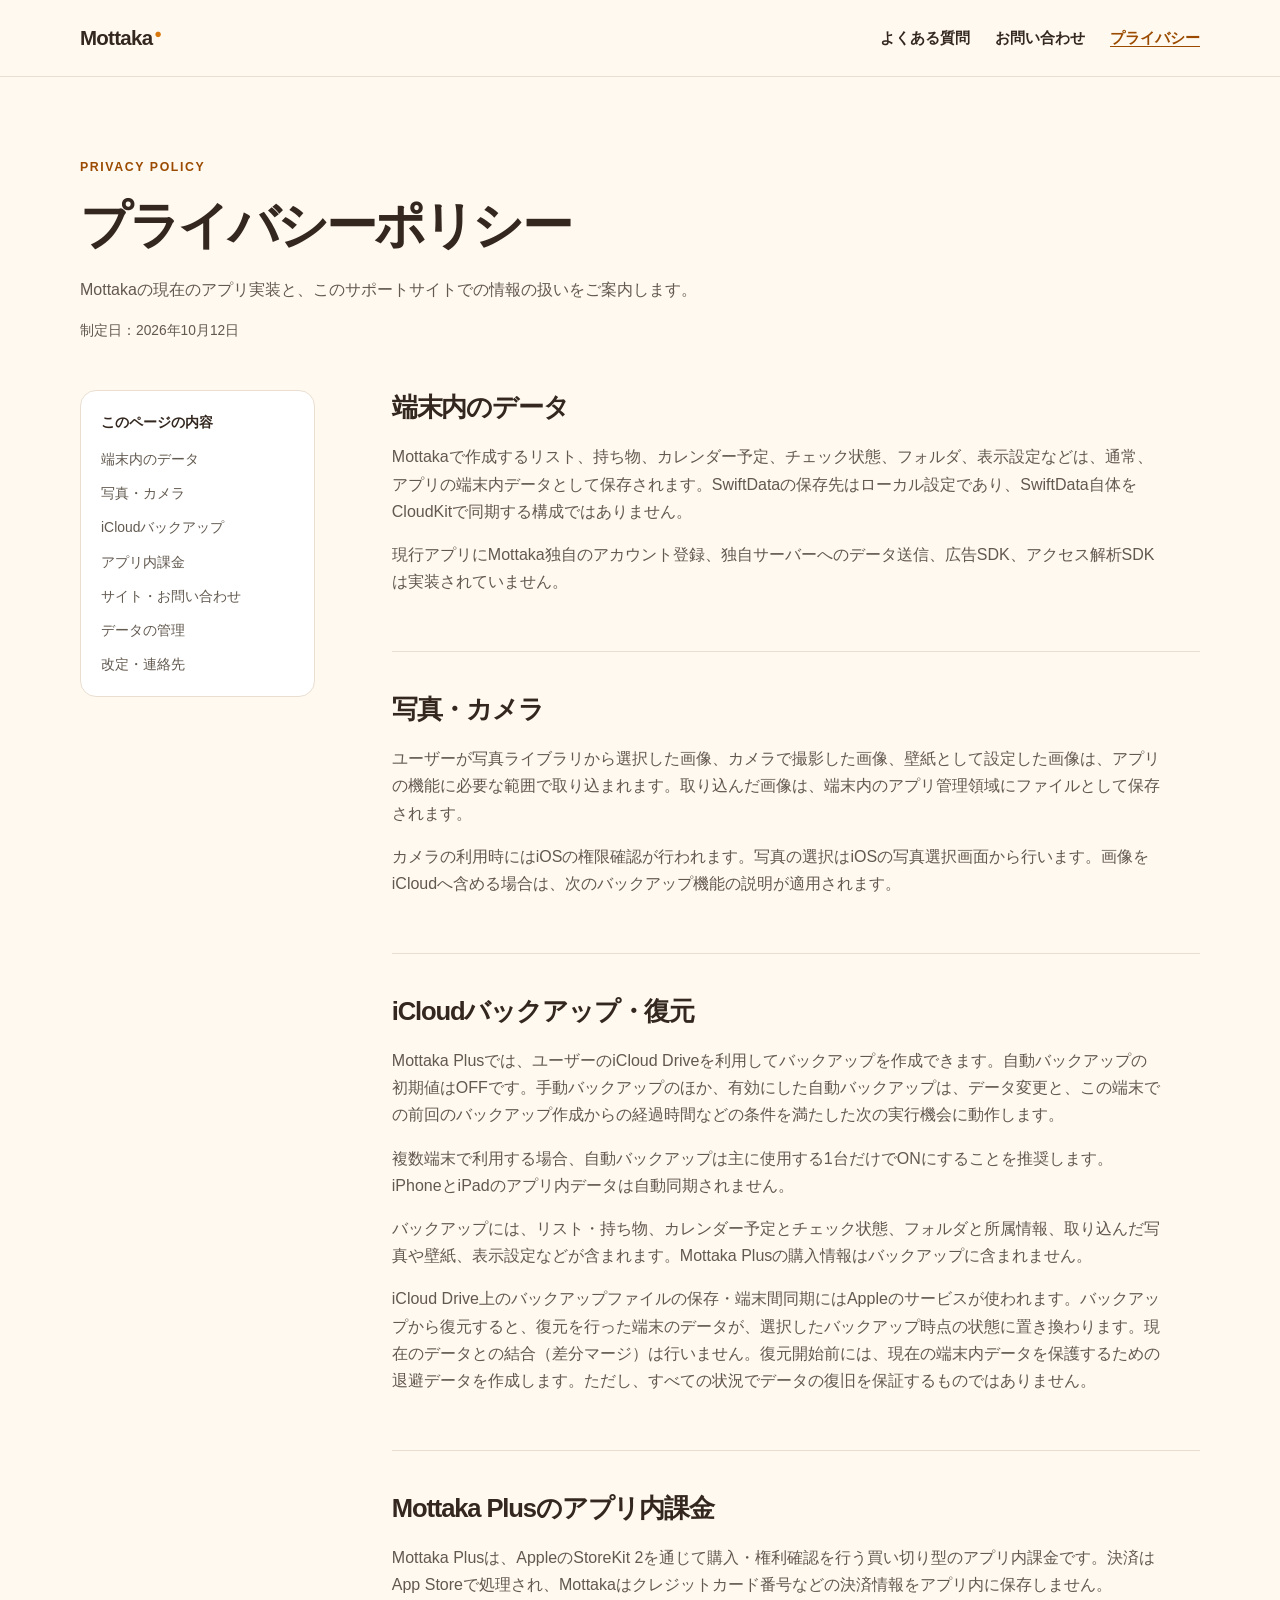
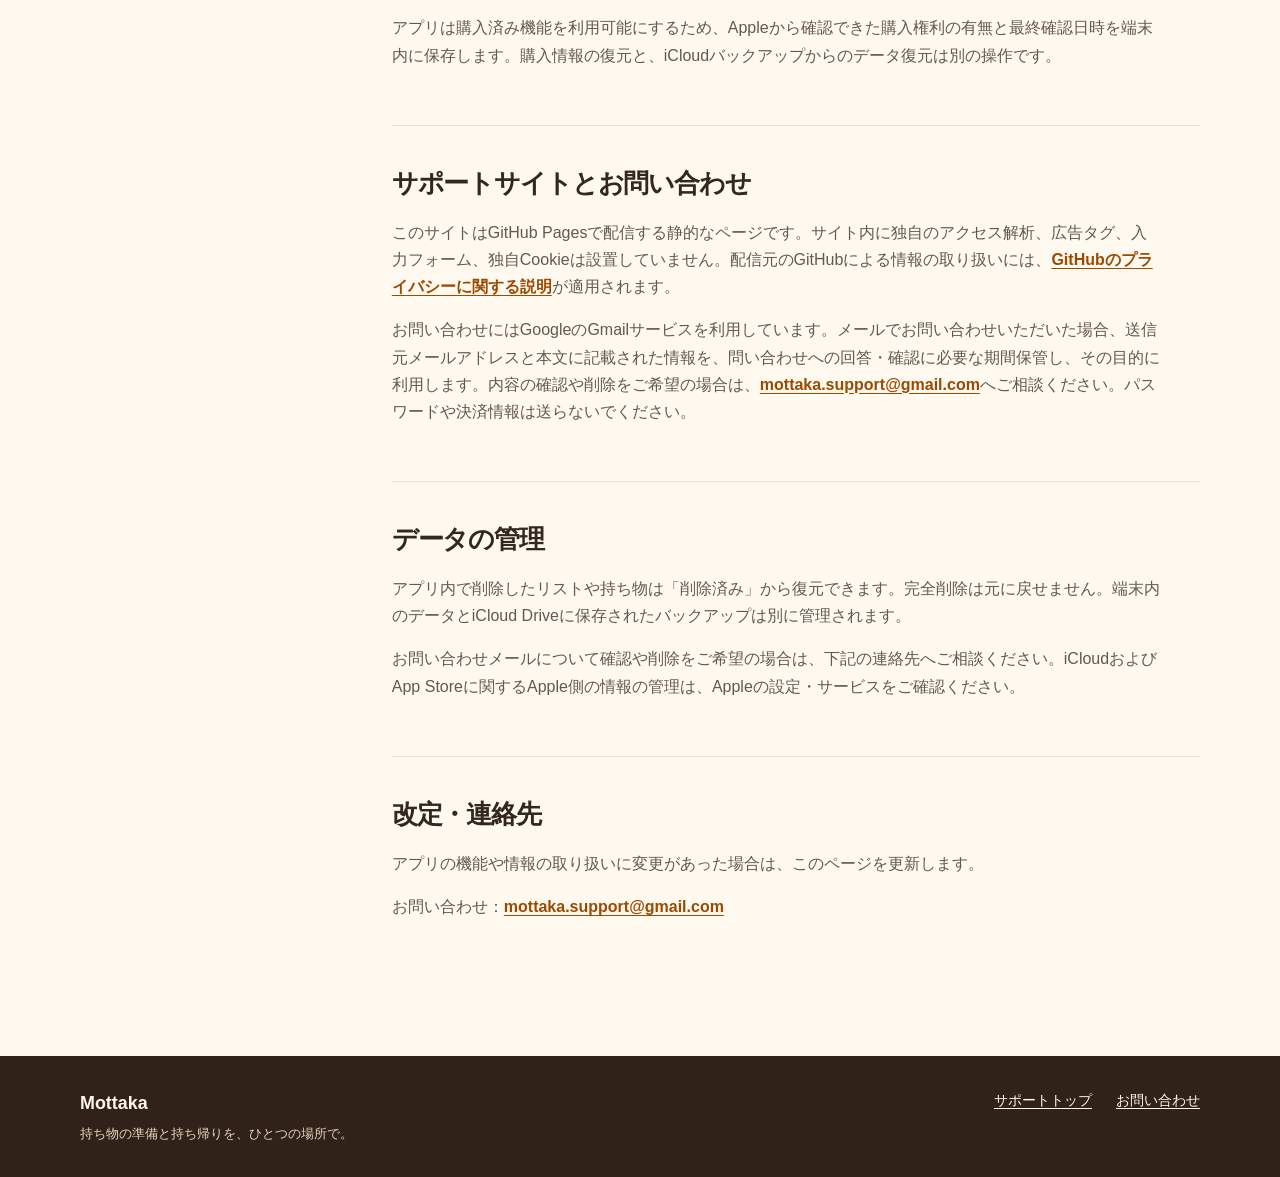
<file: privacy.html>
<!doctype html>
<html lang="ja">
<head>
  <meta charset="utf-8">
  <meta name="viewport" content="width=device-width, initial-scale=1">
  <meta name="description" content="Mottakaの端末内データ、写真、iCloudバックアップ、アプリ内課金、お問い合わせに関するプライバシーポリシーです。">
  <meta name="theme-color" content="#fff9f0">
  <title>プライバシーポリシー | Mottaka</title>
  <link rel="stylesheet" href="style.css">
</head>
<body>
  <a class="skip-link" href="#main">本文へ移動</a>
  <header class="site-header">
    <div class="shell header-inner">
      <a class="brand" href="index.html" aria-label="Mottaka サポートのトップへ">Mottaka<span class="brand-paw" aria-hidden="true">●</span></a>
      <nav class="site-nav" aria-label="メインナビゲーション">
        <a href="index.html#faq">よくある質問</a>
        <a href="index.html#contact">お問い合わせ</a>
        <a href="privacy.html" aria-current="page">プライバシー</a>
      </nav>
    </div>
  </header>

  <main id="main" class="policy-page shell">
    <div class="policy-intro">
      <p class="eyebrow">Privacy Policy</p>
      <h1>プライバシーポリシー</h1>
      <p>Mottakaの現在のアプリ実装と、このサポートサイトでの情報の扱いをご案内します。</p>
      <p class="policy-date">制定日：2026年10月12日</p>
    </div>

    <div class="policy-layout">
      <nav class="policy-toc" aria-label="このページの目次">
        <p>このページの内容</p>
        <a href="#local-data">端末内のデータ</a>
        <a href="#photos">写真・カメラ</a>
        <a href="#icloud">iCloudバックアップ</a>
        <a href="#purchase">アプリ内課金</a>
        <a href="#site-contact">サイト・お問い合わせ</a>
        <a href="#management">データの管理</a>
        <a href="#updates">改定・連絡先</a>
      </nav>

      <div class="policy-content">
        <section id="local-data" class="policy-section">
          <h2>端末内のデータ</h2>
          <p>Mottakaで作成するリスト、持ち物、カレンダー予定、チェック状態、フォルダ、表示設定などは、通常、アプリの端末内データとして保存されます。SwiftDataの保存先はローカル設定であり、SwiftData自体をCloudKitで同期する構成ではありません。</p>
          <p>現行アプリにMottaka独自のアカウント登録、独自サーバーへのデータ送信、広告SDK、アクセス解析SDKは実装されていません。</p>
        </section>

        <section id="photos" class="policy-section">
          <h2>写真・カメラ</h2>
          <p>ユーザーが写真ライブラリから選択した画像、カメラで撮影した画像、壁紙として設定した画像は、アプリの機能に必要な範囲で取り込まれます。取り込んだ画像は、端末内のアプリ管理領域にファイルとして保存されます。</p>
          <p>カメラの利用時にはiOSの権限確認が行われます。写真の選択はiOSの写真選択画面から行います。画像をiCloudへ含める場合は、次のバックアップ機能の説明が適用されます。</p>
        </section>

        <section id="icloud" class="policy-section">
          <h2>iCloudバックアップ・復元</h2>
          <p>Mottaka Plusでは、ユーザーのiCloud Driveを利用してバックアップを作成できます。自動バックアップの初期値はOFFです。手動バックアップのほか、有効にした自動バックアップは、データ変更と、この端末での前回のバックアップ作成からの経過時間などの条件を満たした次の実行機会に動作します。</p>
          <p>複数端末で利用する場合、自動バックアップは主に使用する1台だけでONにすることを推奨します。iPhoneとiPadのアプリ内データは自動同期されません。</p>
          <p>バックアップには、リスト・持ち物、カレンダー予定とチェック状態、フォルダと所属情報、取り込んだ写真や壁紙、表示設定などが含まれます。Mottaka Plusの購入情報はバックアップに含まれません。</p>
          <p>iCloud Drive上のバックアップファイルの保存・端末間同期にはAppleのサービスが使われます。バックアップから復元すると、復元を行った端末のデータが、選択したバックアップ時点の状態に置き換わります。現在のデータとの結合（差分マージ）は行いません。復元開始前には、現在の端末内データを保護するための退避データを作成します。ただし、すべての状況でデータの復旧を保証するものではありません。</p>
        </section>

        <section id="purchase" class="policy-section">
          <h2>Mottaka Plusのアプリ内課金</h2>
          <p>Mottaka Plusは、AppleのStoreKit 2を通じて購入・権利確認を行う買い切り型のアプリ内課金です。決済はApp Storeで処理され、Mottakaはクレジットカード番号などの決済情報をアプリ内に保存しません。</p>
          <p>アプリは購入済み機能を利用可能にするため、Appleから確認できた購入権利の有無と最終確認日時を端末内に保存します。購入情報の復元と、iCloudバックアップからのデータ復元は別の操作です。</p>
        </section>

        <section id="site-contact" class="policy-section">
          <h2>サポートサイトとお問い合わせ</h2>
          <p>このサイトはGitHub Pagesで配信する静的なページです。サイト内に独自のアクセス解析、広告タグ、入力フォーム、独自Cookieは設置していません。配信元のGitHubによる情報の取り扱いには、<a href="https://docs.github.com/ja/site-policy/privacy-policies/github-general-privacy-statement">GitHubのプライバシーに関する説明</a>が適用されます。</p>
          <p>お問い合わせにはGoogleのGmailサービスを利用しています。メールでお問い合わせいただいた場合、送信元メールアドレスと本文に記載された情報を、問い合わせへの回答・確認に必要な期間保管し、その目的に利用します。内容の確認や削除をご希望の場合は、<a href="mailto:mottaka.support@gmail.com">mottaka.support@gmail.com</a>へご相談ください。パスワードや決済情報は送らないでください。</p>
        </section>

        <section id="management" class="policy-section">
          <h2>データの管理</h2>
          <p>アプリ内で削除したリストや持ち物は「削除済み」から復元できます。完全削除は元に戻せません。端末内のデータとiCloud Driveに保存されたバックアップは別に管理されます。</p>
          <p>お問い合わせメールについて確認や削除をご希望の場合は、下記の連絡先へご相談ください。iCloudおよびApp Storeに関するApple側の情報の管理は、Appleの設定・サービスをご確認ください。</p>
        </section>

        <section id="updates" class="policy-section">
          <h2>改定・連絡先</h2>
          <p>アプリの機能や情報の取り扱いに変更があった場合は、このページを更新します。</p>
          <p>お問い合わせ：<a href="mailto:mottaka.support@gmail.com">mottaka.support@gmail.com</a></p>
        </section>
      </div>
    </div>
  </main>

  <footer class="site-footer">
    <div class="shell footer-inner">
      <p><strong>Mottaka</strong><span>持ち物の準備と持ち帰りを、ひとつの場所で。</span></p>
      <nav aria-label="フッターナビゲーション"><a href="index.html">サポートトップ</a><a href="mailto:mottaka.support@gmail.com">お問い合わせ</a></nav>
    </div>
  </footer>
</body>
</html>
</file>
<file: style.css>
:root {
  color-scheme: light;
  --ink: #33271f;
  --muted: #62594f;
  --orange: #d87910;
  --orange-dark: #9a4b00;
  --paper: #fff9f0;
  --white: #fff;
  --line: #e9ded0;
  --soft: #f6efe5;
  font-family: -apple-system, BlinkMacSystemFont, "Hiragino Kaku Gothic ProN", "Yu Gothic", Meiryo, sans-serif;
  line-height: 1.7;
  -webkit-text-size-adjust: 100%;
}

* { box-sizing: border-box; }
html { scroll-behavior: smooth; }
body { margin: 0; color: var(--ink); background: var(--paper); }
img { display: block; max-width: 100%; height: auto; }
a { color: var(--orange-dark); text-underline-offset: .2em; }
a:hover { text-decoration-thickness: 2px; }
:focus-visible { outline: 3px solid var(--orange); outline-offset: 4px; border-radius: 3px; }
.shell { width: min(100% - 2.5rem, 1120px); margin-inline: auto; }
.skip-link { position: absolute; left: 1rem; top: -5rem; padding: .55rem .9rem; z-index: 10; background: var(--white); }
.skip-link:focus { top: .75rem; }

.site-header { background: rgba(255, 249, 240, .96); border-bottom: 1px solid var(--line); }
.header-inner { min-height: 76px; display: flex; align-items: center; justify-content: space-between; gap: 1.5rem; }
.brand { display: inline-flex; align-items: center; gap: .12rem; color: var(--ink); text-decoration: none; font-size: 1.28rem; font-weight: 800; letter-spacing: -.035em; white-space: nowrap; }
.brand-paw { color: var(--orange); font-size: .8rem; transform: translateY(-.28rem); }
.site-nav { display: flex; flex-wrap: wrap; align-items: center; gap: .6rem 1.55rem; }
.site-nav a { color: var(--ink); text-decoration: none; font-size: .91rem; font-weight: 650; }
.site-nav a:hover, .site-nav a[aria-current="page"] { color: var(--orange-dark); text-decoration: underline; }

.hero { min-height: 520px; display: grid; grid-template-columns: 1.05fr .95fr; align-items: center; gap: clamp(2rem, 6vw, 5.5rem); padding-block: clamp(3.5rem, 8vw, 6.5rem); }
.eyebrow { margin: 0 0 .8rem; color: var(--orange-dark); font-size: .77rem; font-weight: 800; letter-spacing: .13em; text-transform: uppercase; }
h1, h2, h3, p { overflow-wrap: anywhere; }
h1, h2, h3 { line-height: 1.35; }
h1 { margin: 0; font-size: clamp(2.25rem, 5vw, 4.25rem); letter-spacing: -.055em; }
h2 { margin: 0; font-size: clamp(1.75rem, 3vw, 2.4rem); letter-spacing: -.045em; }
h3 { margin: 0; font-size: 1.1rem; }
p { margin-block: 0 1rem; }
.hero-lead { max-width: 36rem; margin-top: 1.5rem; color: var(--muted); font-size: clamp(1rem, 1.5vw, 1.14rem); }
.hero-actions { display: flex; flex-wrap: wrap; gap: .75rem; margin-top: 2rem; }
.button { min-height: 48px; display: inline-flex; align-items: center; justify-content: center; padding: .68rem 1.25rem; border-radius: 12px; font-weight: 750; text-decoration: none; text-align: center; transition: transform .18s ease, background-color .18s ease; }
.button:hover { transform: translateY(-2px); }
.button-primary { color: #fff; background: var(--orange-dark); }
.button-primary:hover { background: #783800; }
.button-secondary { color: var(--ink); background: var(--white); border: 1px solid var(--line); }
.button-secondary:hover { background: var(--soft); }
.hero-art { min-width: 0; text-align: center; }
.logo-panel { display: grid; place-items: center; min-height: 310px; padding: clamp(1rem, 3vw, 2.5rem); background: var(--white); border: 1px solid var(--line); border-radius: 28px; box-shadow: 0 22px 55px rgba(87, 55, 20, .09); }
.logo-panel img { width: 100%; max-width: 530px; }
.hero-art p { margin: 1rem 0 0; color: var(--muted); font-size: .88rem; letter-spacing: .02em; }

.section { padding-block: clamp(4rem, 7vw, 6rem); scroll-margin-top: 2rem; }
.section-soft { background: var(--soft); border-block: 1px solid var(--line); }
.section-heading { max-width: 720px; margin-bottom: 2.3rem; }
.section-heading > p:last-child { margin-top: .9rem; color: var(--muted); }
.steps { display: grid; grid-template-columns: repeat(4, minmax(0, 1fr)); gap: 1rem; list-style: none; margin: 0; padding: 0; }
.steps li { min-width: 0; padding: 1.45rem; border: 1px solid var(--line); border-radius: 18px; background: var(--white); }
.step-number { display: inline-block; margin-bottom: 1.5rem; color: var(--orange-dark); font-size: .86rem; font-weight: 800; letter-spacing: .08em; }
.steps p { margin: .55rem 0 0; color: var(--muted); font-size: .9rem; }
.in-app-note { margin: 1.7rem 0 0; color: var(--muted); font-size: .9rem; }

.faq-list { max-width: 850px; border-top: 1px solid var(--line); }
.faq-list details { border-bottom: 1px solid var(--line); }
.faq-list summary { position: relative; padding: 1.2rem 2.5rem 1.2rem .15rem; cursor: pointer; font-weight: 750; list-style: none; }
.faq-list summary::-webkit-details-marker { display: none; }
.faq-list summary::after { content: "+"; position: absolute; right: .25rem; top: 1.02rem; color: var(--orange-dark); font-size: 1.5rem; font-weight: 400; line-height: 1; }
.faq-list details[open] summary::after { content: "−"; }
.faq-list details p { max-width: 760px; padding: 0 2.5rem 1.25rem .15rem; margin: 0; color: var(--muted); }

.contact-section { background: #fff0dc; border-top: 1px solid var(--line); }
.contact-card { display: flex; align-items: center; justify-content: space-between; gap: 2rem; }
.contact-card > div { max-width: 670px; }
.contact-card h2 { margin-bottom: 1rem; }
.contact-card p:not(.eyebrow) { color: var(--muted); }
.contact-card .contact-caution { font-size: .86rem; }
.contact-button { flex: none; white-space: nowrap; }
.site-footer { padding-block: 2rem; background: #312219; color: #fff6ec; }
.footer-inner { display: flex; align-items: flex-start; justify-content: space-between; gap: 1rem 2rem; }
.footer-inner p { margin: 0; }
.footer-inner strong { display: block; font-size: 1.12rem; }
.footer-inner span { display: block; margin-top: .25rem; color: #e5d3bd; font-size: .83rem; }
.footer-inner nav { display: flex; flex-wrap: wrap; gap: .5rem 1.5rem; }
.footer-inner a { color: #fff6ec; font-size: .9rem; }

.policy-page { padding-block: clamp(3rem, 7vw, 5rem) 5rem; }
.policy-intro { max-width: 780px; margin-bottom: 3rem; }
.policy-intro h1 { font-size: clamp(2rem, 4vw, 3.25rem); }
.policy-intro > p:not(.eyebrow) { margin-top: 1rem; color: var(--muted); }
.policy-intro .policy-date { font-size: .86rem; }
.policy-layout { display: grid; grid-template-columns: 235px minmax(0, 1fr); align-items: start; gap: clamp(2rem, 6vw, 5rem); }
.policy-toc { position: sticky; top: 2rem; display: grid; gap: .65rem; padding: 1.25rem; border: 1px solid var(--line); border-radius: 16px; background: var(--white); }
.policy-toc p { margin: 0 0 .2rem; font-size: .86rem; font-weight: 800; }
.policy-toc a { color: var(--muted); font-size: .87rem; text-decoration: none; }
.policy-toc a:hover { color: var(--orange-dark); text-decoration: underline; }
.policy-content { min-width: 0; }
.policy-section { scroll-margin-top: 2rem; padding: 0 0 2.5rem; margin-bottom: 2.5rem; border-bottom: 1px solid var(--line); }
.policy-section:last-child { margin-bottom: 0; border-bottom: 0; }
.policy-section h2 { margin-bottom: 1.15rem; font-size: clamp(1.3rem, 2vw, 1.65rem); }
.policy-section p { max-width: 770px; color: var(--muted); }
.policy-section a { font-weight: 650; }

@media (max-width: 880px) {
  .hero { min-height: 0; grid-template-columns: 1fr; }
  .hero-art { max-width: 620px; width: 100%; margin-inline: auto; }
  .logo-panel { min-height: 240px; }
  .steps { grid-template-columns: repeat(2, minmax(0, 1fr)); }
  .contact-card { align-items: flex-start; flex-direction: column; }
  .policy-layout { grid-template-columns: 1fr; gap: 2rem; }
  .policy-toc { position: static; grid-template-columns: repeat(2, minmax(0, 1fr)); }
  .policy-toc p { grid-column: 1 / -1; }
}

@media (max-width: 600px) {
  .shell { width: min(100% - 2rem, 1120px); }
  .header-inner { align-items: flex-start; flex-direction: column; gap: .55rem; padding-block: .85rem; }
  .site-nav { gap: .3rem 1.2rem; }
  .site-nav a { font-size: .84rem; }
  .hero { padding-block: 3rem 4rem; }
  .hero h1 { font-size: clamp(2.1rem, 9vw, 3rem); }
  .hero-actions { align-items: stretch; flex-direction: column; }
  .hero-actions .button { width: 100%; }
  .logo-panel { min-height: 190px; padding: 1rem; border-radius: 20px; }
  .hero-art p { font-size: .76rem; }
  .steps { grid-template-columns: 1fr; }
  .steps li { padding: 1.25rem; }
  .step-number { margin-bottom: .5rem; }
  .section { padding-block: 3.5rem; }
  .contact-button { max-width: 100%; white-space: normal; overflow-wrap: anywhere; }
  .footer-inner { flex-direction: column; }
  .policy-page { padding-block: 3rem; }
  .policy-toc { grid-template-columns: 1fr; }
}

@media (prefers-reduced-motion: reduce) {
  html { scroll-behavior: auto; }
  .button { transition: none; }
  .button:hover { transform: none; }
}
</file>
<file: guide-visual.css>
/* Visual manual styles are scoped to this page; support/privacy styles stay intact. */
.guide .policy-intro h1 { font-size: clamp(2.4rem, 6vw, 4.8rem); line-height: 1.15; }
.image-note, .capture-note { font-size: .88rem; color: var(--muted); }
.image-note { max-width: 52rem; margin-bottom: 2.5rem; }
.guide .section-lead { margin-top: 1rem; font-size: 1.05rem; }
.guide .visual-steps { display: grid; grid-template-columns: repeat(2, minmax(0, 1fr)); gap: 1.2rem; margin: 1.5rem 0; align-items: start; }
.guide figure.visual-step { margin: 0; min-width: 0; padding: 1rem; border: 1px solid var(--line); border-radius: 18px; background: var(--white); }
.guide .step-heading { display: flex; align-items: center; gap: .65rem; margin-bottom: 1rem; }
.guide .step-heading h3 { margin: 0; font-size: 1rem; }
.guide .step-heading .step-number { display: grid; place-items: center; flex: 0 0 30px; width: 30px; height: 30px; border-radius: 50%; font-size: .85rem; background: var(--orange-dark); color: white; }
.guide-zoom { display: block; padding: .5rem; border: 1px solid var(--line); border-radius: 12px; background: var(--soft); cursor: zoom-in; }
.guide-zoom img { width: 100%; height: auto; max-height: 560px; object-fit: contain; border-radius: 7px; }
.guide .visual-step figcaption { margin-top: 1rem; }
.guide .visual-step figcaption p { margin: .5rem 0; color: var(--ink); font-size: .94rem; }
.screen-label, .feature-tag { display: inline-block; font-size: .75rem; font-weight: 750; color: var(--orange-dark); background: var(--soft); border-radius: 6px; padding: .15rem .5rem; }
.guide .visual-step figcaption p:last-child { margin-bottom: 0; }
.guide .visual-steps.single { grid-template-columns: minmax(0, 390px); }
.guide .guide-details { margin: 1.5rem 0; border: 1px solid var(--line); border-radius: 12px; background: var(--white); }
.guide-details > summary { padding: 1rem 1.2rem; cursor: pointer; font-weight: 750; color: var(--orange-dark); }
.details-body { padding: 0 1.2rem 1.2rem; }
.guide .backup-flow { display: grid; grid-template-columns: repeat(3, minmax(0, 1fr)); gap: .75rem; padding-left: 1.5rem; }
.guide .backup-flow li { padding: .75rem; background: var(--soft); border-radius: 10px; }
.guide .backup-flow p { margin: .5rem 0 0; font-size: .9rem; }
#guide-lightbox { width: min(96vw, 1280px); max-width: 96vw; max-height: 94dvh; padding: 0; border: 1px solid var(--line); border-radius: 14px; background: var(--paper); color: var(--ink); }
#guide-lightbox::backdrop { background: rgb(20 16 12 / 82%); }
.lightbox-close { position: sticky; top: 0; display: block; margin: .7rem .7rem .7rem auto; padding: .7rem 1rem; border: 1px solid var(--line); border-radius: 10px; background: white; color: var(--ink); font: inherit; cursor: pointer; z-index: 1; }
.lightbox-scroll { padding: 0 1rem 1rem; overflow: auto; }
.lightbox-scroll img { width: auto; max-width: 100%; margin: auto; }
.lightbox-scroll p { max-width: 50rem; margin: 1rem auto 0; font-size: .9rem; }
@media (max-width: 640px) { .guide .visual-steps, .guide .visual-steps.single { grid-template-columns: minmax(0, 1fr); } .guide-zoom img { max-height: 660px; } .guide .backup-flow { grid-template-columns: minmax(0, 1fr); } }
@media print { .guide-details > .details-body { display: block; } .guide-details { break-inside: auto; } .guide-zoom { border: 0; } #guide-lightbox { display: none; } }

@media (min-width: 1200px) { .guide .visual-steps.sequence { grid-template-columns: repeat(3, minmax(0, 1fr)); } }
</file>
